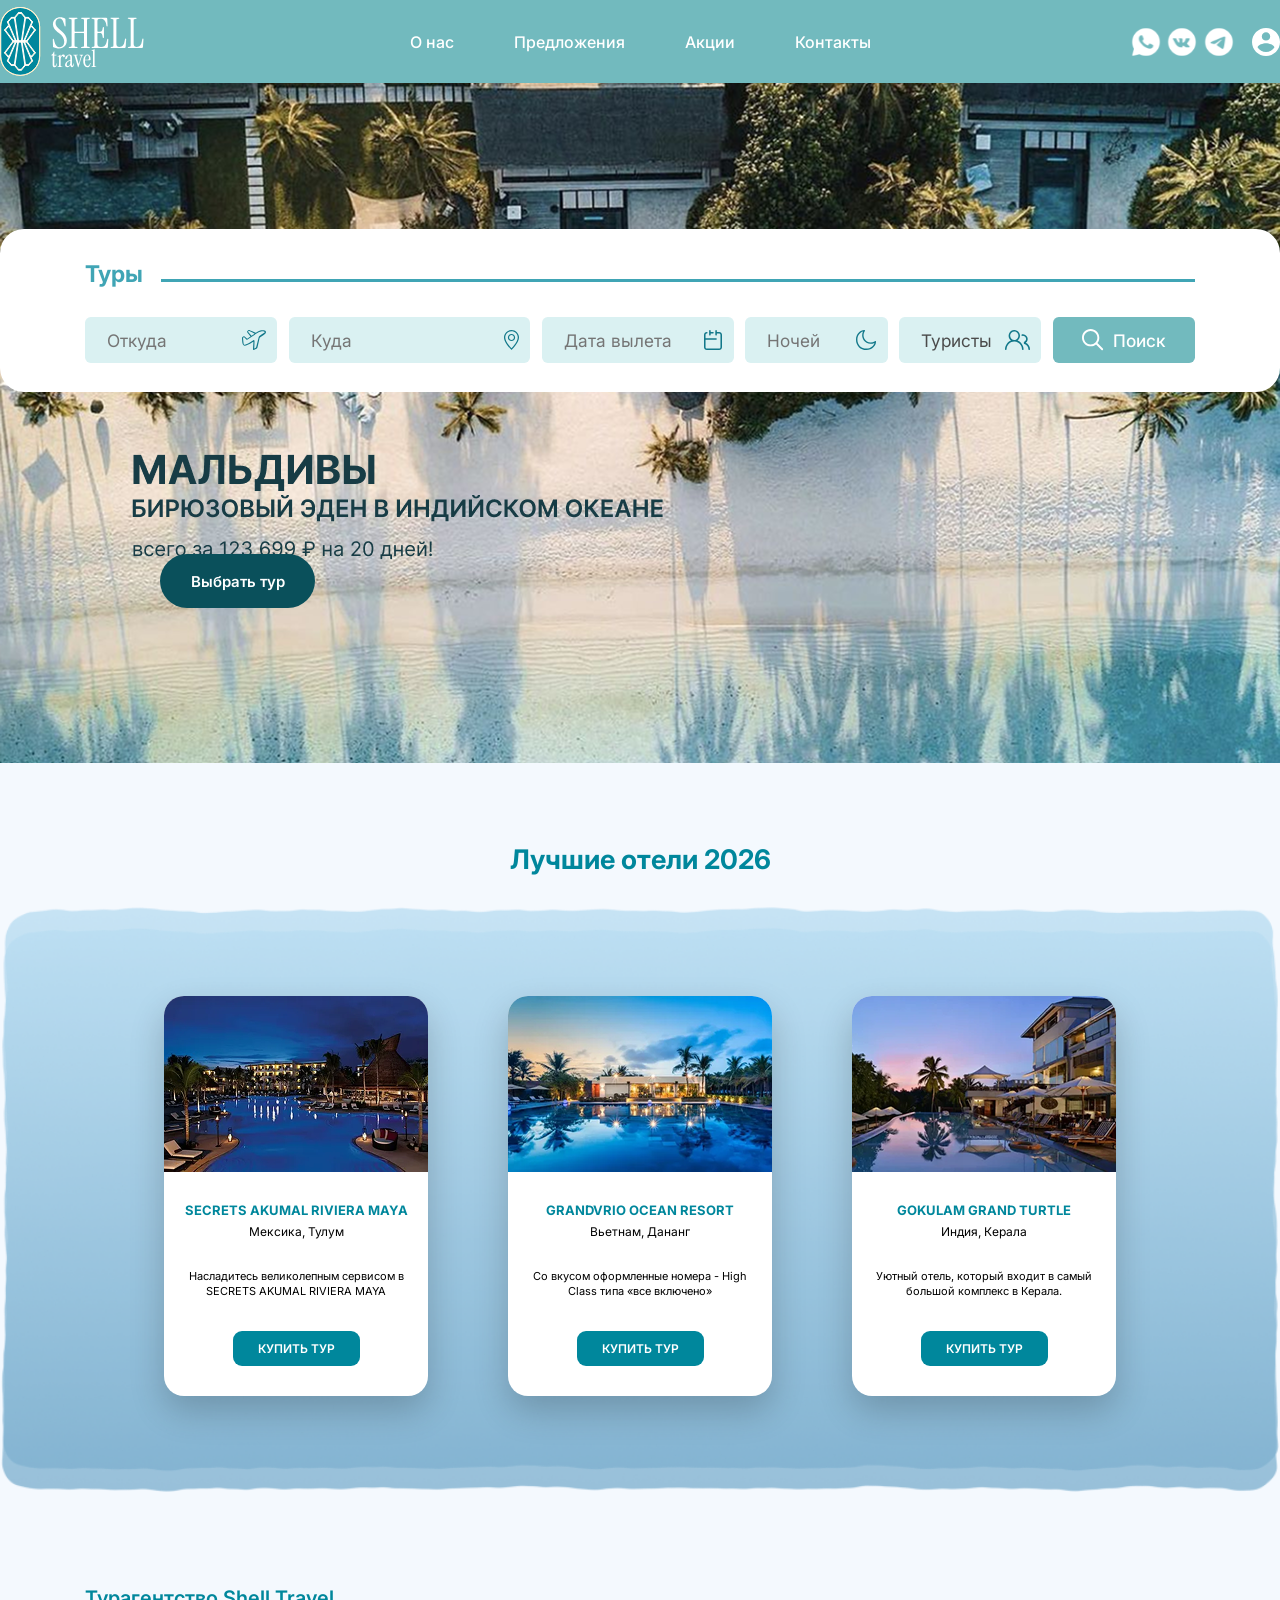
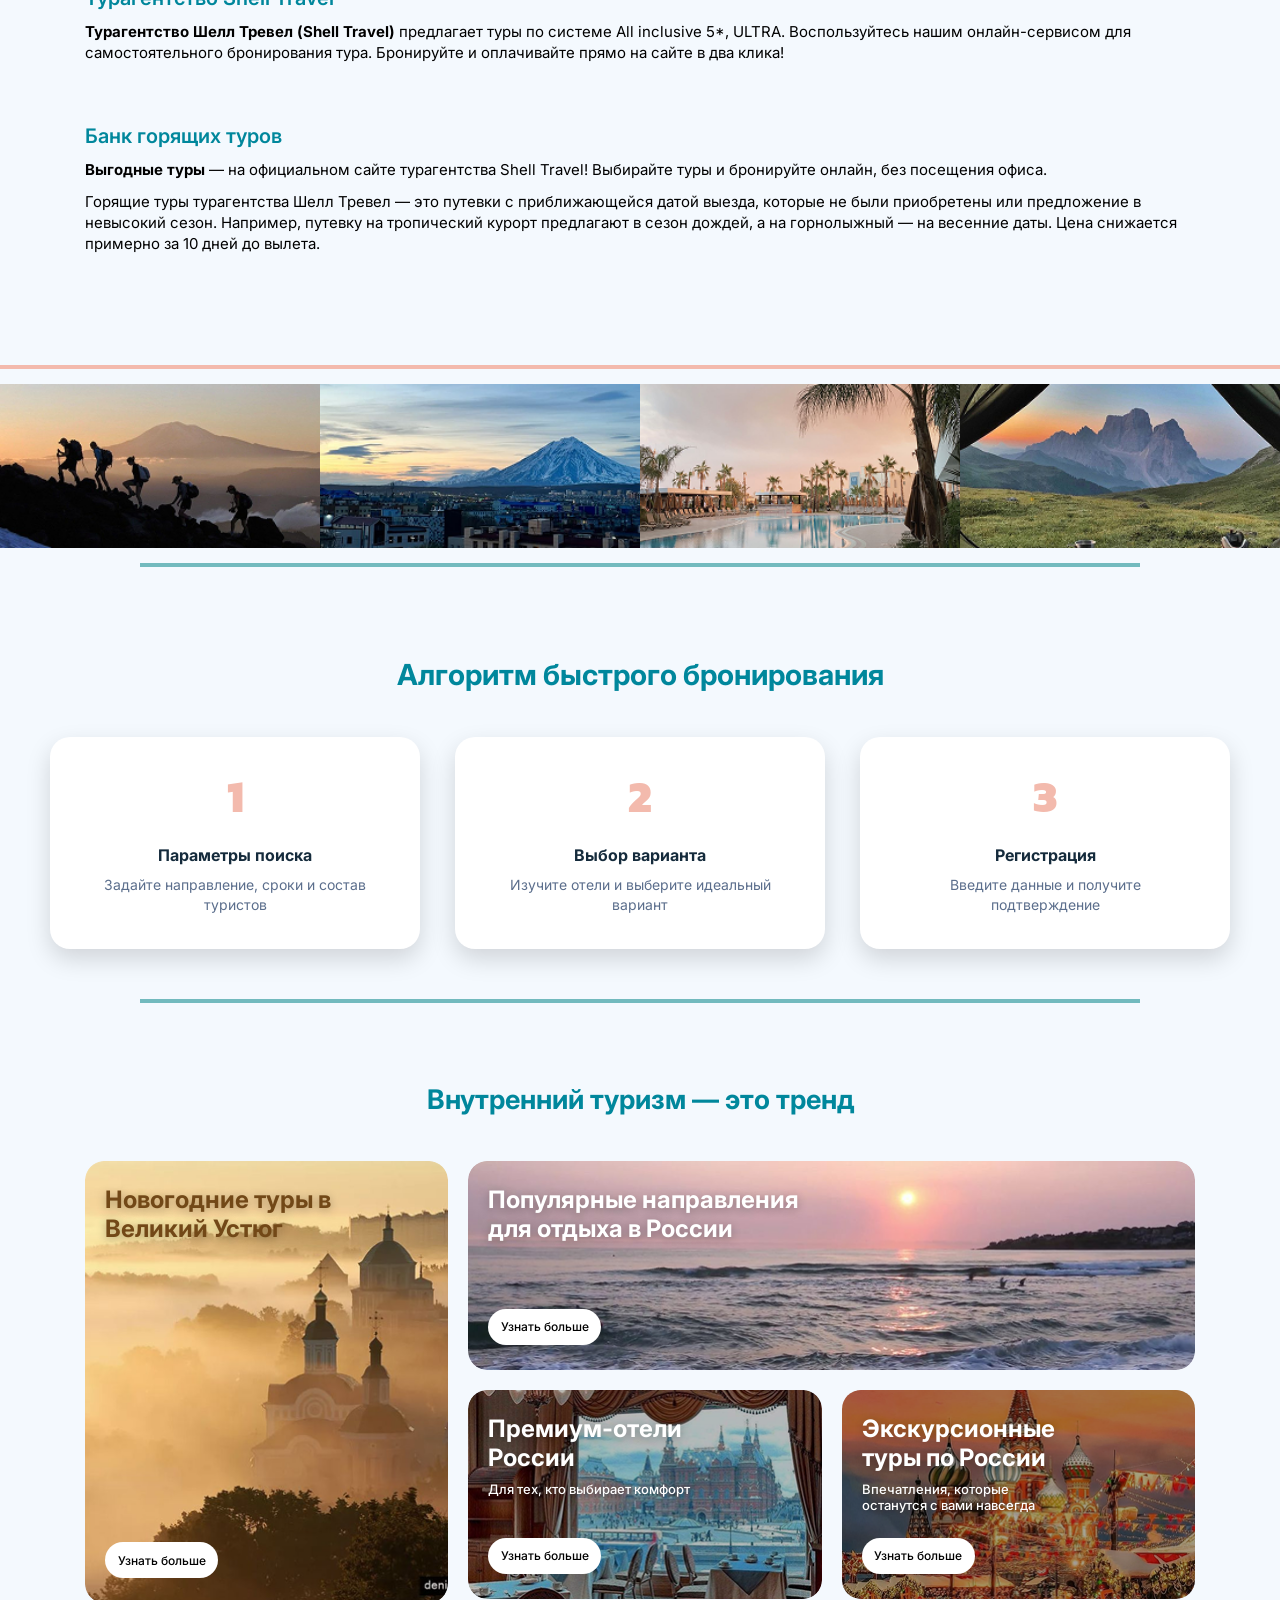
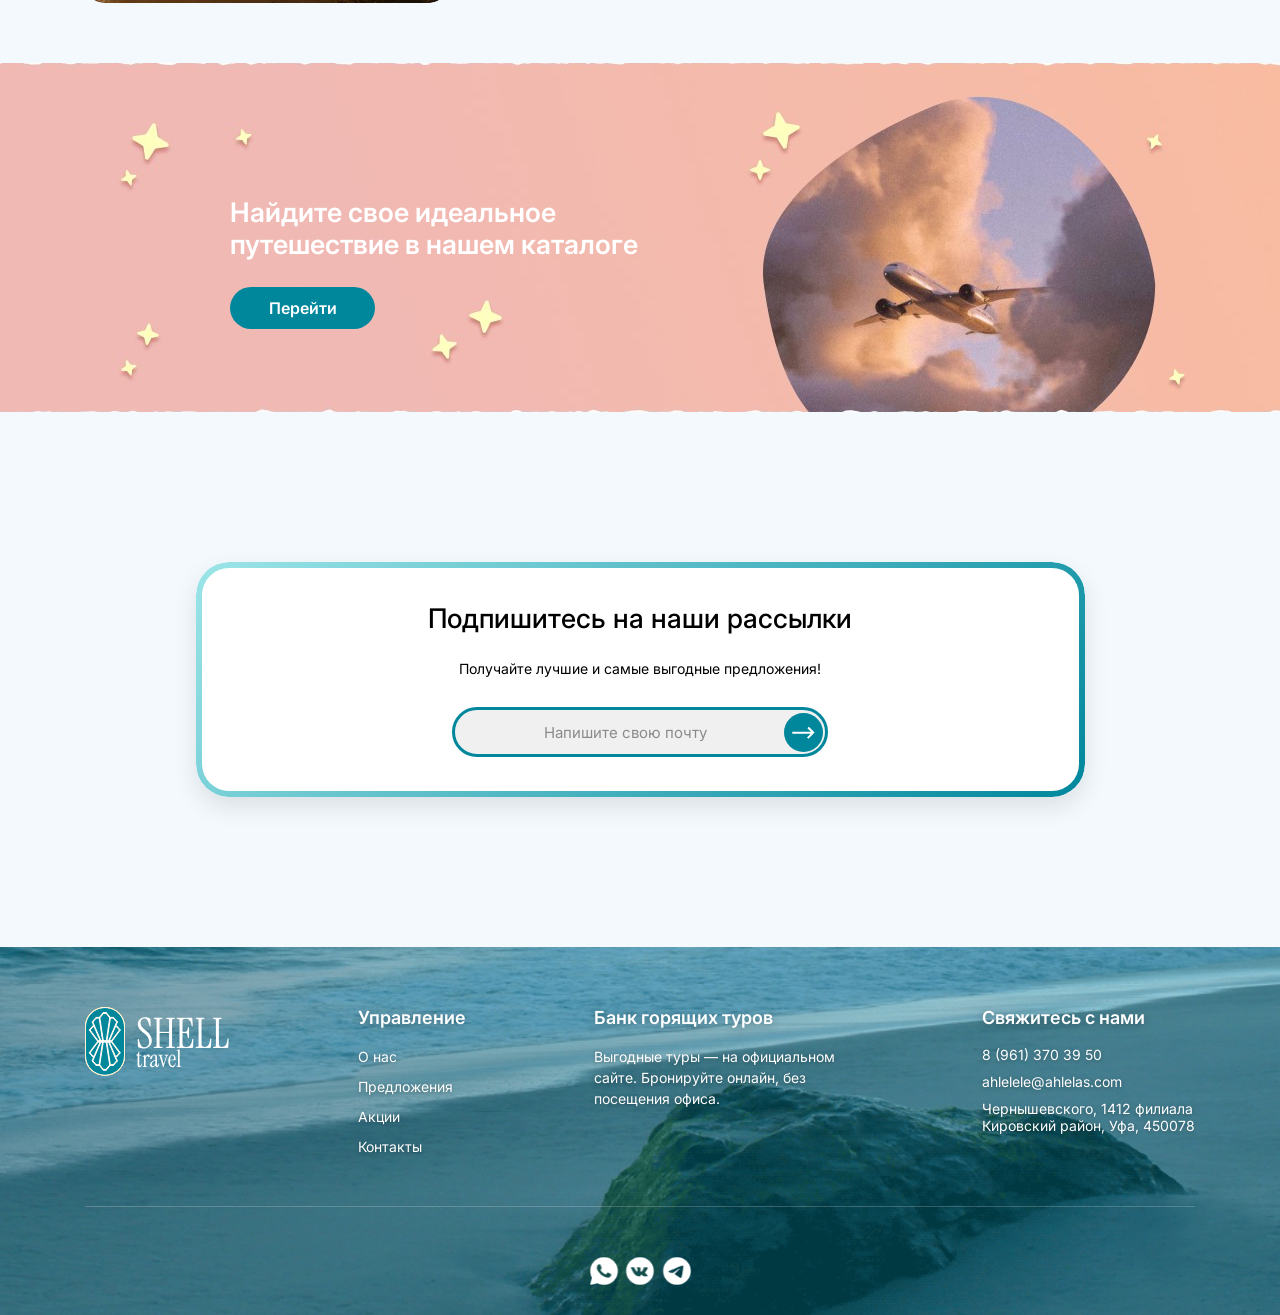
<file: HTML/index.html>
<!DOCTYPE html>
<html lang="ru">
<head>
    <meta charset="UTF-8">
    <meta name="viewport" content="width=device-width, initial-scale=1.0, user-scalable=yes">
    <title>Shell Travel | Туры онлайн</title>
    <link rel="stylesheet" href="../CSS/style.css">
</head>
<body>

<!-- ШАПКА -->
<header class="header">
    <div class="header-flex">
        <div class="logo">
            <img src="../images/logo.svg" alt="Shell Travel" class="logo-img">
        </div>
        <div class="nav">
    <a href="#">О нас</a>
    <a href="#">Предложения</a>
    <a href="#">Акции</a>
    <a href="#">Контакты</a>
</div>
        <div class="header-right">
            <img src="../images/social-icons.svg" alt="Соцсети" class="social-icons">
            <img src="../images/user-icon.svg" alt="Профиль" class="user-icon">
        </div>
    </div>
</header>

<main class="main-container">
<!-- БАННЕР НА ВСЮ ШИРИНУ -->
<div class="banner">
    <div class="search-window">
        <div class="search-header">
            <span class="search-title">Туры</span>
            <div class="search-underline"></div>
        </div>
        
        <div class="search-fields">
            <!-- Откуда -->
            <div class="input-wrapper input-from" id="from-wrapper">
                <input type="text" placeholder="Откуда" id="from-input" readonly>
                <img src="../images/icon-from.svg" alt="" class="input-icon">
                <div class="dropdown" id="from-dropdown">
                    <ul class="city-list">
                        <li data-city="Москва">Москва</li>
                        <li data-city="Санкт-Петербург">Санкт-Петербург</li>
                        <li data-city="Уфа">Уфа</li>
                        <li data-city="Казань">Казань</li>
                        <li data-city="Новосибирск">Новосибирск</li>
                    </ul>
                </div>
            </div>

            <!-- Куда -->
            <div class="input-wrapper input-to" id="to-wrapper">
                <input type="text" placeholder="Куда" id="to-input" readonly>
                <img src="../images/icon-to.svg" alt="" class="input-icon">
                <div class="dropdown" id="to-dropdown">
                    <ul class="country-list">
                        <li data-country="Турция, Стамбул">Турция, Стамбул</li>
                        <li data-country="Египет, Каир">Египет, Каир</li>
                        <li data-country="ОАЭ, Дубай">ОАЭ, Дубай</li>
                        <li data-country="Таиланд, Бангкок">Таиланд, Бангкок</li>
                        <li data-country="Мальдивы, Мале">Мальдивы, Мале</li>
                    </ul>
                </div>
            </div>

            <!-- Дата вылета -->
            <div class="input-wrapper input-date" id="date-wrapper">
                <input type="text" placeholder="Дата вылета" id="date-input" readonly>
                <img src="../images/icon-date.svg" alt="" class="input-icon">
                <div class="dropdown" id="date-dropdown">
                    <div class="calendar" id="calendar"></div>
                </div>
            </div>

            <!-- Ночей -->
            <div class="input-wrapper input-nights" id="nights-wrapper">
                <input type="text" placeholder="Ночей" id="nights-input" readonly>
                <img src="../images/icon-nights.svg" alt="" class="input-icon">
                <div class="dropdown" id="nights-dropdown">
                    <div class="nights-grid" id="nights-grid"></div>
                </div>
            </div>

            <!-- Туристы -->
            <div class="input-wrapper input-tourists" id="tourists-wrapper">
                <input type="text" placeholder="Туристы" id="tourists-input" readonly value="Туристы">
                <img src="../images/icon-tourists.svg" alt="" class="input-icon">
                <div class="dropdown" id="tourists-dropdown">
                    <div class="passenger-control">
                        <span class="passenger-type">Взрослые</span>
                        <div class="counter">
                            <button id="adults-minus">-</button>
                            <span id="adults-count">2</span>
                            <button id="adults-plus">+</button>
                        </div>
                    </div>
                    <div class="passenger-control">
                        <span class="passenger-type">Дети</span>
                        <div class="counter">
                            <button id="children-minus">-</button>
                            <span id="children-count">0</span>
                            <button id="children-plus">+</button>
                        </div>
                    </div>
                </div>
            </div>

            <button class="search-button-custom" id="search-btn">
                <img src="../images/icon-search.svg" alt="">
                <span>Поиск</span>
            </button>
        </div>
    </div>
    
    <button class="select-tour-btn">Выбрать тур</button>
</div>

    <!-- ЛУЧШИЕ ОТЕЛИ 2026 -->
    <div class="hotels-section">
        <div class="hotels-bg"></div>
        <div class="container">
            <h2 class="hotels-title">Лучшие отели 2026</h2>
            <div class="hotels-content">
                <div class="hotels-cards">
                    <div class="hotel-card">
                        <img src="../images/hotel1.jpg" alt="SECRETS AKUMAL" class="hotel-card-img">
                        <div class="hotel-card-header">
                            <h3>SECRETS AKUMAL RIVIERA MAYA</h3>
                            <p>Мексика, Тулум</p>
                        </div>
                        <div class="hotel-card-footer">
                            <span class="hotel-desc">Насладитесь великолепным сервисом в SECRETS AKUMAL RIVIERA MAYA</span>
                            <button class="hotel-btn">КУПИТЬ ТУР</button>
                        </div>
                    </div>
                    
                    <div class="hotel-card">
                        <img src="../images/hotel2.jpg" alt="GRANDVRIO OCEAN RESORT" class="hotel-card-img">
                        <div class="hotel-card-header">
                            <h3>GRANDVRIO OCEAN RESORT</h3>
                            <p>Вьетнам, Дананг</p>
                        </div>
                        <div class="hotel-card-footer">
                            <span class="hotel-desc">Со вкусом оформленные номера - High Class типа «все включено»</span>
                            <button class="hotel-btn">КУПИТЬ ТУР</button>
                        </div>
                    </div>
                    
                    <div class="hotel-card">
                        <img src="../images/hotel3.jpg" alt="GOKULAM GRAND TURTLE" class="hotel-card-img">
                        <div class="hotel-card-header">
                            <h3>GOKULAM GRAND TURTLE</h3>
                            <p>Индия, Керала</p>
                        </div>
                        <div class="hotel-card-footer">
                            <span class="hotel-desc">Уютный отель, который входит в самый большой комплекс в Керала.</span>
                            <button class="hotel-btn">КУПИТЬ ТУР</button>
                        </div>
                    </div>
                </div>
            </div>
        </div>
    </div>

    <!-- ИНФОРМАЦИЯ О КОМПАНИИ -->
    <div class="container" id="about">
        <div class="info-section">
            <div class="info-block">
                <h3 class="info-title">Турагентство Shell Travel</h3>
                <p class="info-text">
                    <span class="info-bold">Турагентство Шелл Тревел (Shell Travel)</span> предлагает туры по системе All inclusive 5*, ULTRA. Воспользуйтесь нашим онлайн-сервисом для самостоятельного бронирования тура. Бронируйте и оплачивайте прямо на сайте в два клика!
                </p>
            </div>

            <div class="info-block">
                <h3 class="info-title">Банк горящих туров</h3>
                <p class="info-text">
                    <span class="info-bold">Выгодные туры</span> — на официальном сайте турагентства Shell Travel! Выбирайте туры и бронируйте онлайн, без посещения офиса.
                </p>
                <p class="info-text">
                    Горящие туры турагентства Шелл Тревел — это путевки с приближающейся датой выезда, которые не были приобретены или предложение в невысокий сезон. Например, путевку на тропический курорт предлагают в сезон дождей, а на горнолыжный — на весенние даты. Цена снижается примерно за 10 дней до вылета.
                </p>
            </div>
        </div>
    </div>

    <!-- ВИЗУАЛЬНАЯ ИЗЮМИНКА -->
    <div class="decor-section">
        <div class="decor-line line-top"></div>
        <div class="decor-images">
            <img src="../images/decor1.jpg" alt="" class="decor-img">
            <img src="../images/decor2.jpg" alt="" class="decor-img">
            <img src="../images/decor3.jpg" alt="" class="decor-img">
            <img src="../images/decor4.jpg" alt="" class="decor-img">
        </div>
        <div class="decor-line line-bottom"></div>
    </div>

    <!-- АЛГОРИТМ БЫСТРОГО БРОНИРОВАНИЯ -->
    <div class="algorithm-section">
        <h2 class="algorithm-title">Алгоритм быстрого бронирования</h2>
        <div class="algorithm-steps">
            <div class="step-card">
                <div class="step-number">1</div>
                <h3 class="step-title">Параметры поиска</h3>
                <p class="step-desc">Задайте направление, сроки и состав <br> туристов</p>
            </div>
            <div class="step-card">
                <div class="step-number">2</div>
                <h3 class="step-title">Выбор варианта</h3>
                <p class="step-desc">Изучите отели и выберите идеальный <br> вариант</p>
            </div>
            <div class="step-card">
                <div class="step-number">3</div>
                <h3 class="step-title">Регистрация</h3>
                <p class="step-desc">Введите данные и получите <br> подтверждение</p>
            </div>
        </div>
        <div class="algorithm-line"></div>
    </div>

    <!-- ВНУТРЕННИЙ ТУРИЗМ -->
    <div class="container" id="offers">
        <div class="domestic-section">
            <h2 class="domestic-title">Внутренний туризм — это тренд</h2>
            <div class="domestic-grid">
                <div class="domestic-card card-large">
                    <img src="../images/domestic1.jpg" alt="Новогодние туры" class="domestic-img">
                    <div class="domestic-content">
                        <h3 class="domestic-heading dark">Новогодние туры в Великий Устюг</h3>
                        <button class="domestic-btn">Узнать больше</button>
                    </div>
                </div>
                
                <div class="domestic-right">
                    <div class="domestic-card card-wide">
                        <img src="../images/domestic2.jpg" alt="Популярные направления" class="domestic-img">
                        <div class="domestic-content">
                            <h3 class="domestic-heading white">Популярные направления<br>для отдыха в России</h3>
                            <button class="domestic-btn">Узнать больше</button>
                        </div>
                    </div>
                    
                    <div class="domestic-row">
                        <div class="domestic-card card-medium">
                            <img src="../images/domestic3.jpg" alt="Премиум-отели" class="domestic-img">
                            <div class="domestic-content">
                                <h3 class="domestic-heading white">Премиум-отели<br>России</h3>
                                <p class="domestic-subtext white">Для тех, кто выбирает комфорт</p>
                                <button class="domestic-btn">Узнать больше</button>
                            </div>
                        </div>
                        
                        <div class="domestic-card card-medium">
                            <img src="../images/domestic4.jpg" alt="Экскурсионные туры" class="domestic-img">
                            <div class="domestic-content">
                                <h3 class="domestic-heading white">Экскурсионные<br>туры по России</h3>
                                <p class="domestic-subtext white">Впечатления, которые<br>останутся с вами навсегда</p>
                                <button class="domestic-btn">Узнать больше</button>
                            </div>
                        </div>
                    </div>
                </div>
            </div>
        </div>
    </div>

    <!-- КАТАЛОГ БАННЕР -->
    <div class="catalog-banner">
        <div class="catalog-content">
            <h2 class="catalog-banner-title">Найдите свое идеальное<br>путешествие в нашем каталоге</h2>
            <button class="catalog-banner-btn">Перейти</button>
        </div>
    </div>

    <!-- ПОДПИСКА -->
    <div class="subscribe-banner" id="promotions">
        <div class="subscribe-content">
            <h3 class="subscribe-title">Подпишитесь на наши рассылки</h3>
            <p class="subscribe-subtitle">Получайте лучшие и самые выгодные предложения!</p>
            <div class="subscribe-form">
                <input type="email" placeholder="Напишите свою почту" class="subscribe-input">
                <button class="subscribe-btn">
                    <img src="../images/arrow-icon.svg" alt="→">
                </button>
            </div>
        </div>
    </div>
</main>

<!-- ПОДВАЛ -->
<footer class="footer" id="contacts">
    <img src="../images/footer-bg.gif" alt="Фон" class="footer-bg">
    <div class="footer-overlay"></div>
    <div class="footer-content">
        <div class="container">
            <div class="footer-top">
                <div class="footer-brand">
                    <img src="../images/logo.svg" alt="Shell Travel" class="footer-logo">
                </div>
                <div class="footer-nav">
                    <h4>Управление</h4>
                    <ul>
                        <li><a href="#" data-link="about">О нас</a></li>
                        <li><a href="#" data-link="offers">Предложения</a></li>
                        <li><a href="#" data-link="promotions">Акции</a></li>
                        <li><a href="#" data-link="contacts">Контакты</a></li>
                    </ul>
                </div>
                <div class="footer-hot">
                    <h4>Банк горящих туров</h4>
                    <p>Выгодные туры — на официальном сайте. Бронируйте онлайн, без посещения офиса.</p>
                </div>
                <div class="footer-contacts">
                    <h4>Свяжитесь с нами</h4>
                    <p>8 (961) 370 39 50</p>
                    <p>ahlelele@ahlelas.com</p>
                    <p>Чернышевского, 1412 филиала <br> Кировский район, Уфа, 450078</p>
                </div>
            </div>
            <div class="footer-bottom">
                <div class="footer-social">
                    <a href="#"><img src="../images/social-icons.svg" alt="Соцсети"></a>
                </div>
            </div>
        </div>
    </div>
</footer>
<script src="../JS/slider.js"></script>
<script src="../JS/script.js"></script>
<script src="../JS/auth.js"></script>
</body>
</html>
</file>
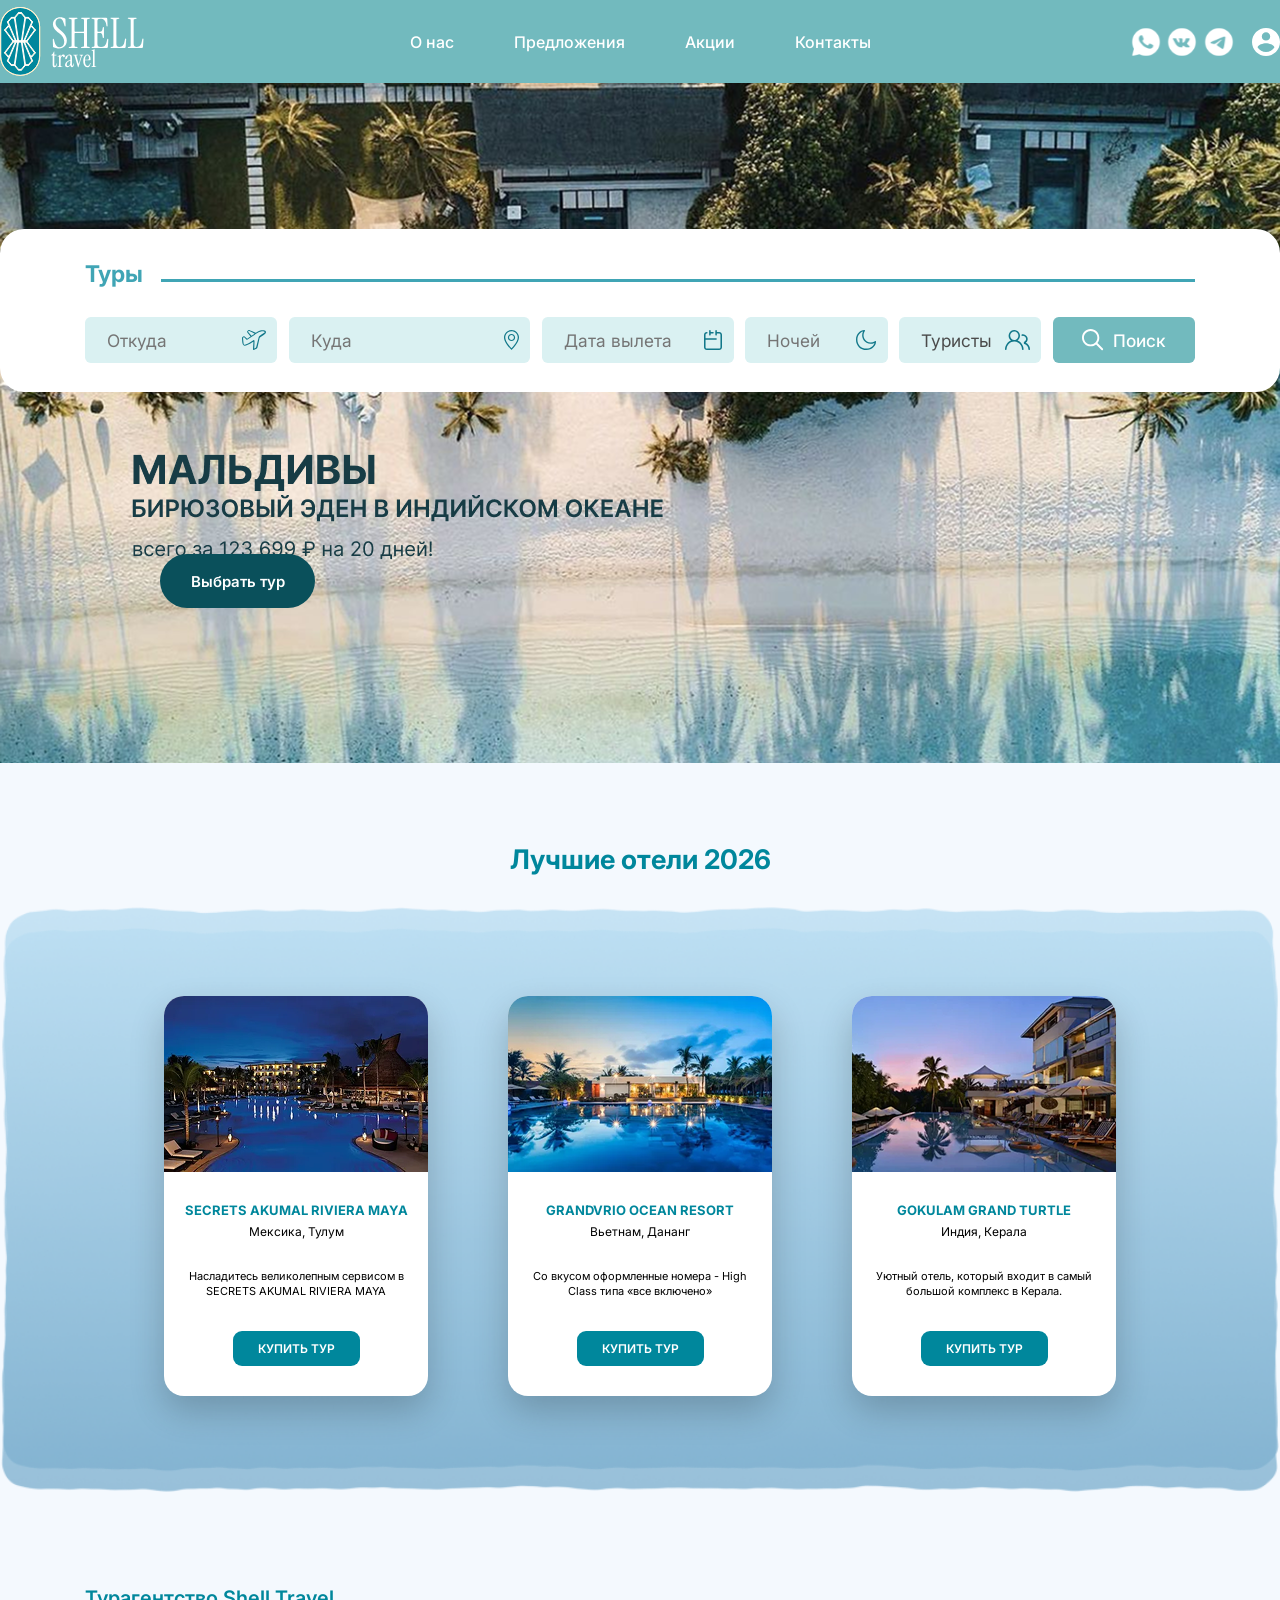
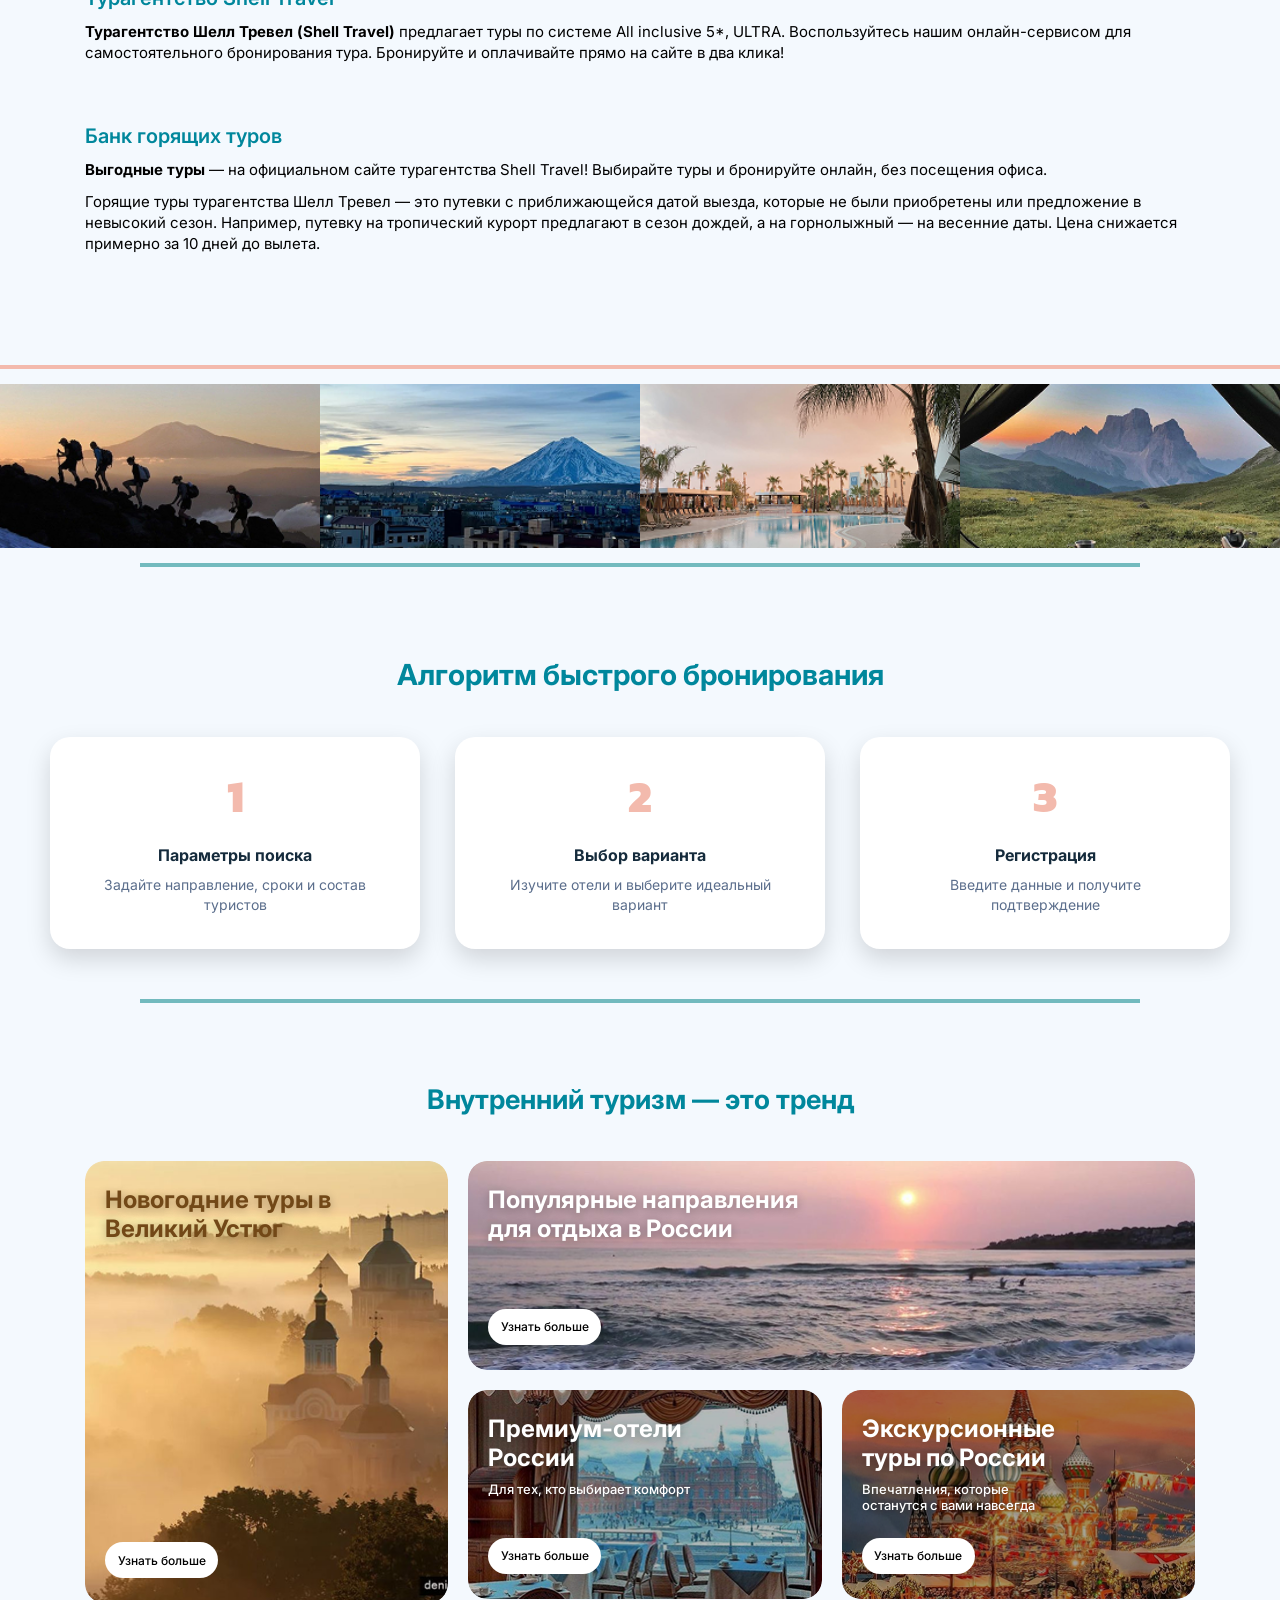
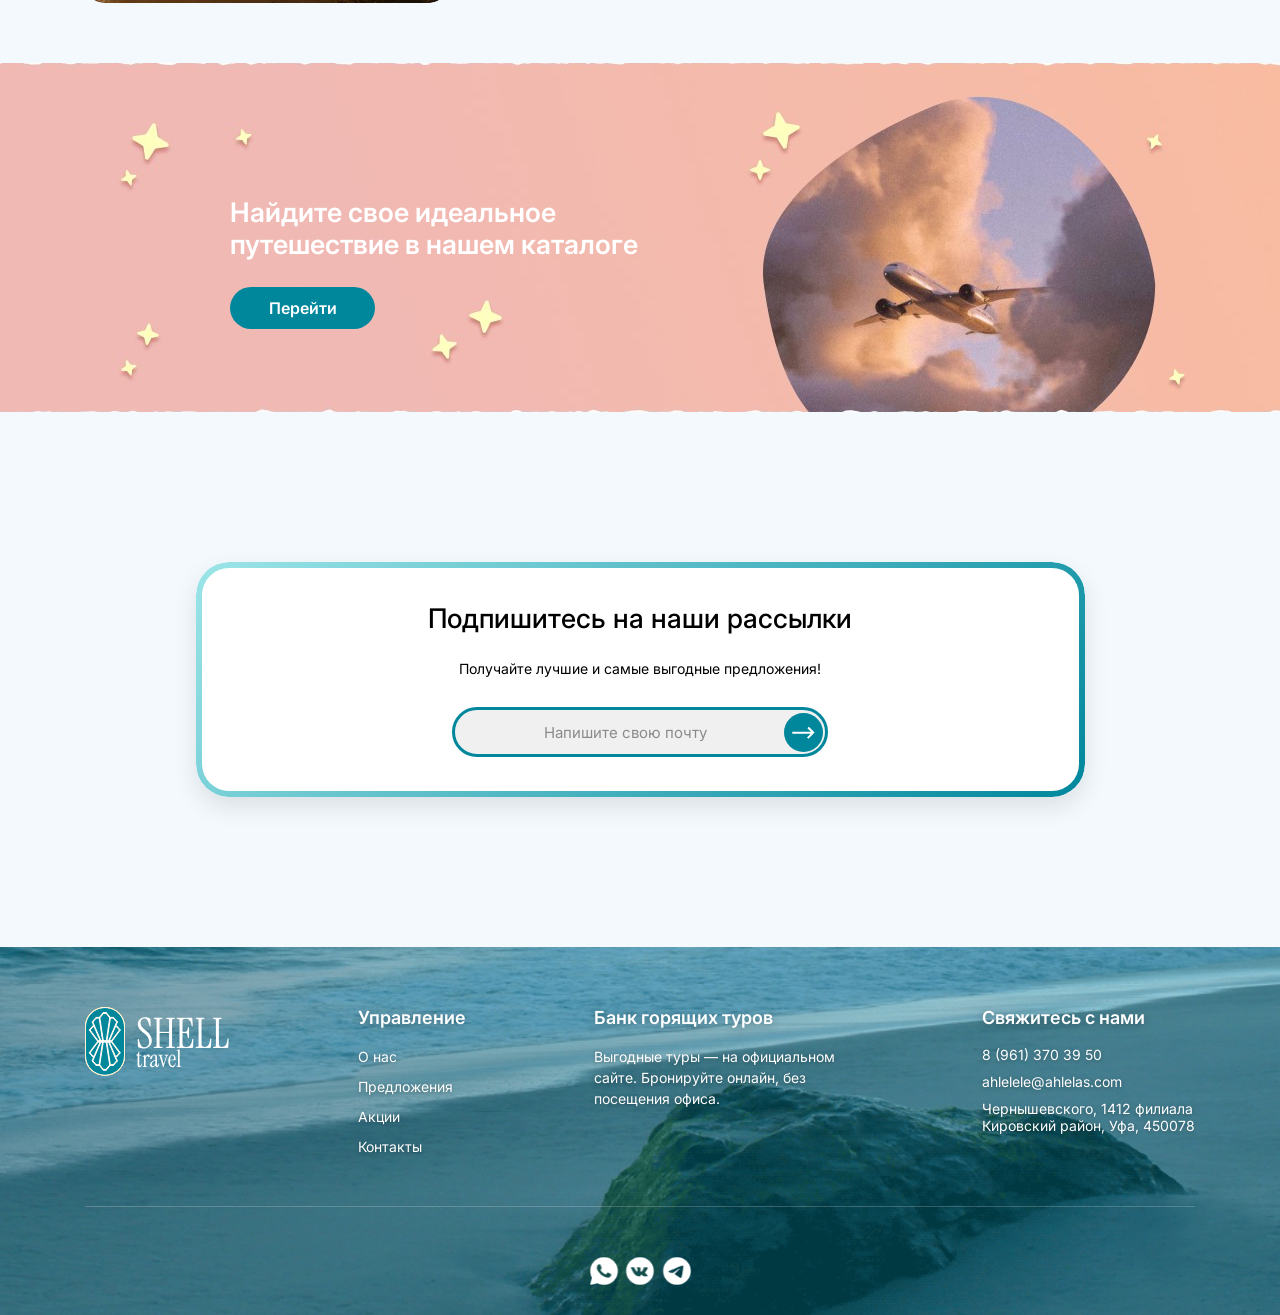
<file: HTML/index1.html>
<!DOCTYPE html>
<html lang="ru">
<head>
    <meta charset="UTF-8">
    <meta name="viewport" content="width=device-width, initial-scale=1.0, user-scalable=yes">
    <title>Shell Travel | Туры онлайн</title>
    <link rel="stylesheet" href="../CSS/style1.css">
</head>
<body>

<!-- ШАПКА -->
<header class="header">
    <div class="header-flex">
        <div class="logo">
            <img src="../images/logo.svg" alt="Shell Travel" class="logo-img">
        </div>
        <div class="nav">
    <a href="#">О нас</a>
    <a href="#">Предложения</a>
    <a href="#">Акции</a>
    <a href="#">Контакты</a>
</div>
        <div class="header-right">
            <img src="../images/social-icons.svg" alt="Соцсети" class="social-icons">
            <img src="../images/user-icon.svg" alt="Профиль" class="user-icon">
        </div>
    </div>
</header>

<main class="main-container">
<!-- БАННЕР НА ВСЮ ШИРИНУ -->
<div class="banner">
    <div class="search-window">
        <div class="search-header">
            <span class="search-title">Туры</span>
            <div class="search-underline"></div>
        </div>
        
        <div class="search-fields">
            <!-- Откуда -->
            <div class="input-wrapper input-from" id="from-wrapper">
                <input type="text" placeholder="Откуда" id="from-input" readonly>
                <img src="../images/icon-from.svg" alt="" class="input-icon">
                <div class="dropdown" id="from-dropdown">
                    <ul class="city-list">
                        <li data-city="Москва">Москва</li>
                        <li data-city="Санкт-Петербург">Санкт-Петербург</li>
                        <li data-city="Уфа">Уфа</li>
                        <li data-city="Казань">Казань</li>
                        <li data-city="Новосибирск">Новосибирск</li>
                    </ul>
                </div>
            </div>

            <!-- Куда -->
            <div class="input-wrapper input-to" id="to-wrapper">
                <input type="text" placeholder="Куда" id="to-input" readonly>
                <img src="../images/icon-to.svg" alt="" class="input-icon">
                <div class="dropdown" id="to-dropdown">
                    <ul class="country-list">
                        <li data-country="Турция, Стамбул">Турция, Стамбул</li>
                        <li data-country="Египет, Каир">Египет, Каир</li>
                        <li data-country="ОАЭ, Дубай">ОАЭ, Дубай</li>
                        <li data-country="Таиланд, Бангкок">Таиланд, Бангкок</li>
                        <li data-country="Мальдивы, Мале">Мальдивы, Мале</li>
                    </ul>
                </div>
            </div>

            <!-- Дата вылета -->
            <div class="input-wrapper input-date" id="date-wrapper">
                <input type="text" placeholder="Дата вылета" id="date-input" readonly>
                <img src="../images/icon-date.svg" alt="" class="input-icon">
                <div class="dropdown" id="date-dropdown">
                    <div class="calendar" id="calendar"></div>
                </div>
            </div>

            <!-- Ночей -->
            <div class="input-wrapper input-nights" id="nights-wrapper">
                <input type="text" placeholder="Ночей" id="nights-input" readonly>
                <img src="../images/icon-nights.svg" alt="" class="input-icon">
                <div class="dropdown" id="nights-dropdown">
                    <div class="nights-grid" id="nights-grid"></div>
                </div>
            </div>

            <!-- Туристы -->
            <div class="input-wrapper input-tourists" id="tourists-wrapper">
                <input type="text" placeholder="Туристы" id="tourists-input" readonly value="Туристы">
                <img src="../images/icon-tourists.svg" alt="" class="input-icon">
                <div class="dropdown" id="tourists-dropdown">
                    <div class="passenger-control">
                        <span class="passenger-type">Взрослые</span>
                        <div class="counter">
                            <button id="adults-minus">-</button>
                            <span id="adults-count">2</span>
                            <button id="adults-plus">+</button>
                        </div>
                    </div>
                    <div class="passenger-control">
                        <span class="passenger-type">Дети</span>
                        <div class="counter">
                            <button id="children-minus">-</button>
                            <span id="children-count">0</span>
                            <button id="children-plus">+</button>
                        </div>
                    </div>
                </div>
            </div>

            <button class="search-button-custom" id="search-btn">
                <img src="../images/icon-search.svg" alt="">
                <span>Поиск</span>
            </button>
        </div>
    </div>
    
    <button class="select-tour-btn">Выбрать тур</button>
</div>

    <!-- ЛУЧШИЕ ОТЕЛИ 2026 -->
    <div class="hotels-section">
        <div class="hotels-bg"></div>
        <div class="container">
            <h2 class="hotels-title">Лучшие отели 2026</h2>
            <div class="hotels-content">
                <div class="hotels-cards">
                    <div class="hotel-card">
                        <img src="../images/hotel1.jpg" alt="SECRETS AKUMAL" class="hotel-card-img">
                        <div class="hotel-card-header">
                            <h3>SECRETS AKUMAL RIVIERA MAYA</h3>
                            <p>Мексика, Тулум</p>
                        </div>
                        <div class="hotel-card-footer">
                            <span class="hotel-desc">Насладитесь великолепным сервисом в SECRETS AKUMAL RIVIERA MAYA</span>
                            <button class="hotel-btn">КУПИТЬ ТУР</button>
                        </div>
                    </div>
                    
                    <div class="hotel-card">
                        <img src="../images/hotel2.jpg" alt="GRANDVRIO OCEAN RESORT" class="hotel-card-img">
                        <div class="hotel-card-header">
                            <h3>GRANDVRIO OCEAN RESORT</h3>
                            <p>Вьетнам, Дананг</p>
                        </div>
                        <div class="hotel-card-footer">
                            <span class="hotel-desc">Со вкусом оформленные номера - High Class типа «все включено»</span>
                            <button class="hotel-btn">КУПИТЬ ТУР</button>
                        </div>
                    </div>
                    
                    <div class="hotel-card">
                        <img src="../images/hotel3.jpg" alt="GOKULAM GRAND TURTLE" class="hotel-card-img">
                        <div class="hotel-card-header">
                            <h3>GOKULAM GRAND TURTLE</h3>
                            <p>Индия, Керала</p>
                        </div>
                        <div class="hotel-card-footer">
                            <span class="hotel-desc">Уютный отель, который входит в самый большой комплекс в Керала.</span>
                            <button class="hotel-btn">КУПИТЬ ТУР</button>
                        </div>
                    </div>
                </div>
            </div>
        </div>
    </div>

    <!-- ИНФОРМАЦИЯ О КОМПАНИИ -->
    <div class="container" id="about">
        <div class="info-section">
            <div class="info-block">
                <h3 class="info-title">Турагентство Shell Travel</h3>
                <p class="info-text">
                    <span class="info-bold">Турагентство Шелл Тревел (Shell Travel)</span> предлагает туры по системе All inclusive 5*, ULTRA. Воспользуйтесь нашим онлайн-сервисом для самостоятельного бронирования тура. Бронируйте и оплачивайте прямо на сайте в два клика!
                </p>
            </div>

            <div class="info-block">
                <h3 class="info-title">Банк горящих туров</h3>
                <p class="info-text">
                    <span class="info-bold">Выгодные туры</span> — на официальном сайте турагентства Shell Travel! Выбирайте туры и бронируйте онлайн, без посещения офиса.
                </p>
                <p class="info-text">
                    Горящие туры турагентства Шелл Тревел — это путевки с приближающейся датой выезда, которые не были приобретены или предложение в невысокий сезон. Например, путевку на тропический курорт предлагают в сезон дождей, а на горнолыжный — на весенние даты. Цена снижается примерно за 10 дней до вылета.
                </p>
            </div>
        </div>
    </div>

    <!-- ВИЗУАЛЬНАЯ ИЗЮМИНКА -->
    <div class="decor-section">
        <div class="decor-line line-top"></div>
        <div class="decor-images">
            <img src="../images/decor1.jpg" alt="" class="decor-img">
            <img src="../images/decor2.jpg" alt="" class="decor-img">
            <img src="../images/decor3.jpg" alt="" class="decor-img">
            <img src="../images/decor4.jpg" alt="" class="decor-img">
        </div>
        <div class="decor-line line-bottom"></div>
    </div>

    <!-- АЛГОРИТМ БЫСТРОГО БРОНИРОВАНИЯ -->
    <div class="algorithm-section">
        <h2 class="algorithm-title">Алгоритм быстрого бронирования</h2>
        <div class="algorithm-steps">
            <div class="step-card">
                <div class="step-number">1</div>
                <h3 class="step-title">Параметры поиска</h3>
                <p class="step-desc">Задайте направление, сроки и состав <br> туристов</p>
            </div>
            <div class="step-card">
                <div class="step-number">2</div>
                <h3 class="step-title">Выбор варианта</h3>
                <p class="step-desc">Изучите отели и выберите идеальный <br> вариант</p>
            </div>
            <div class="step-card">
                <div class="step-number">3</div>
                <h3 class="step-title">Регистрация</h3>
                <p class="step-desc">Введите данные и получите <br> подтверждение</p>
            </div>
        </div>
        <div class="algorithm-line"></div>
    </div>

    <!-- ВНУТРЕННИЙ ТУРИЗМ -->
    <div class="container" id="offers">
        <div class="domestic-section">
            <h2 class="domestic-title">Внутренний туризм — это тренд</h2>
            <div class="domestic-grid">
                <div class="domestic-card card-large">
                    <img src="../images/domestic1.jpg" alt="Новогодние туры" class="domestic-img">
                    <div class="domestic-content">
                        <h3 class="domestic-heading dark">Новогодние туры в Великий Устюг</h3>
                        <button class="domestic-btn">Узнать больше</button>
                    </div>
                </div>
                
                <div class="domestic-right">
                    <div class="domestic-card card-wide">
                        <img src="../images/domestic2.jpg" alt="Популярные направления" class="domestic-img">
                        <div class="domestic-content">
                            <h3 class="domestic-heading white">Популярные направления<br>для отдыха в России</h3>
                            <button class="domestic-btn">Узнать больше</button>
                        </div>
                    </div>
                    
                    <div class="domestic-row">
                        <div class="domestic-card card-medium">
                            <img src="../images/domestic3.jpg" alt="Премиум-отели" class="domestic-img">
                            <div class="domestic-content">
                                <h3 class="domestic-heading white">Премиум-отели<br>России</h3>
                                <p class="domestic-subtext white">Для тех, кто выбирает комфорт</p>
                                <button class="domestic-btn">Узнать больше</button>
                            </div>
                        </div>
                        
                        <div class="domestic-card card-medium">
                            <img src="../images/domestic4.jpg" alt="Экскурсионные туры" class="domestic-img">
                            <div class="domestic-content">
                                <h3 class="domestic-heading white">Экскурсионные<br>туры по России</h3>
                                <p class="domestic-subtext white">Впечатления, которые<br>останутся с вами навсегда</p>
                                <button class="domestic-btn">Узнать больше</button>
                            </div>
                        </div>
                    </div>
                </div>
            </div>
        </div>
    </div>

    <!-- КАТАЛОГ БАННЕР -->
    <div class="catalog-banner">
        <div class="catalog-content">
            <h2 class="catalog-banner-title">Найдите свое идеальное<br>путешествие в нашем каталоге</h2>
            <button class="catalog-banner-btn">Перейти</button>
        </div>
    </div>

    <!-- ПОДПИСКА -->
    <div class="subscribe-banner" id="promotions">
        <div class="subscribe-content">
            <h3 class="subscribe-title">Подпишитесь на наши рассылки</h3>
            <p class="subscribe-subtitle">Получайте лучшие и самые выгодные предложения!</p>
            <div class="subscribe-form">
                <input type="email" placeholder="Напишите свою почту" class="subscribe-input">
                <button class="subscribe-btn">
                    <img src="../images/arrow-icon.svg" alt="→">
                </button>
            </div>
        </div>
    </div>
</main>

<!-- ПОДВАЛ -->
<footer class="footer" id="contacts">
    <img src="../images/footer-bg.gif" alt="Фон" class="footer-bg">
    <div class="footer-overlay"></div>
    <div class="footer-content">
        <div class="container">
            <div class="footer-top">
                <div class="footer-brand">
                    <img src="../images/logo.svg" alt="Shell Travel" class="footer-logo">
                </div>
                <div class="footer-nav">
                    <h4>Управление</h4>
                    <ul>
                        <li><a href="#" data-link="about">О нас</a></li>
                        <li><a href="#" data-link="offers">Предложения</a></li>
                        <li><a href="#" data-link="promotions">Акции</a></li>
                        <li><a href="#" data-link="contacts">Контакты</a></li>
                    </ul>
                </div>
                <div class="footer-hot">
                    <h4>Банк горящих туров</h4>
                    <p>Выгодные туры — на официальном сайте. Бронируйте онлайн, без посещения офиса.</p>
                </div>
                <div class="footer-contacts">
                    <h4>Свяжитесь с нами</h4>
                    <p>8 (961) 370 39 50</p>
                    <p>ahlelele@ahlelas.com</p>
                    <p>Чернышевского, 1412 филиала <br> Кировский район, Уфа, 450078</p>
                </div>
            </div>
            <div class="footer-bottom">
                <div class="footer-social">
                    <a href="#"><img src="../images/social-icons.svg" alt="Соцсети"></a>
                </div>
            </div>
        </div>
    </div>
</footer>
<script src="../JS/slider.js"></script>
<script src="../JS/script.js"></script>
<script src="../JS/auth.js"></script>
</body>
</html>
</file>
<file: CSS/style.css>
@import url('https://fonts.googleapis.com/css2?family=Inter:opsz,wght@14..32,300;14..32,400;14..32,500;14..32,600;14..32,700;14..32,800&display=swap');
@import url('https://fonts.googleapis.com/css2?family=Kanit:wght@800&display=swap');

* {
    margin: 0;
    padding: 0;
    box-sizing: border-box;
    font-family: 'Inter', system-ui, -apple-system, sans-serif;
}

html, body {
    margin: 0;
    padding: 0;
    overflow-x: hidden;
}

body {
    background: #f4f9fe;
    color: #152b3c;
}

main {
    padding-top: 83px;
}

/* КОНТЕЙНЕР */
.container {
    max-width: 1280px;
    margin: 0 auto;
    padding: 0 85px;
}

/* ШАПКА */
.header {
    background: #72BABE;
    position: fixed;
    top: 0;
    left: 0;
    width: 100%;
    z-index: 100;
    height: 83px;
    display: flex;
    align-items: center;
}

.header-flex {
    display: flex;
    justify-content: space-between;
    align-items: center;
    position: relative;
    width: 100%;
    max-width: 1280px;
    margin: 0 auto;
}

.logo-img {
    width: 145px;
    height: 68.75px;
    display: block;
}

.nav {
    display: flex;
    gap: 60px;
    align-items: center;
    position: absolute;
    left: 50%;
    transform: translateX(-50%);
}

.nav a {
    text-decoration: none;
    font-size: 16px;
    font-weight: 500;
    color: white;
    white-space: nowrap;
}

.header-right {
    display: flex;
    align-items: center;
    gap: 18px;
}

.social-icons {
    width: 103px;
    height: 28px;
    display: block;
}

.user-icon {
    width: 28px;
    height: 28px;
    display: block;
}

/* БАННЕР */
.banner {
    position: relative;
    width: 100vw;
    margin-left: calc(-50vw + 50%);
}

.banner-image {
    width: 100%;
    display: block;
}

.search-window {
    position: absolute;
    top: 146px;
    left: 50%;
    transform: translateX(-50%);
    width: 1280px;
    background: white;
    border-radius: 24px;
    padding: 31px 85px 29px 85px;
    box-sizing: border-box;
}

.search-header {
    display: flex;
    align-items: baseline;
    margin-bottom: 29px;
}

.search-title {
    font-size: 23px;
    font-weight: bold;
    color: #40A5B5;
}

.search-underline {
    width: 100%;
    height: 3.5px;
    background: #40A5B5;
    margin-left: 18px;
}

.search-fields {
    display: flex;
    gap: 11.5px;
    justify-content: space-between;
}

.input-wrapper {
    position: relative;
    background: #DAF1F2;
    border-radius: 5.8px;
    height: 46px;
}

.input-wrapper input {
    width: 100%;
    height: 100%;
    border: none;
    background: transparent;
    padding-left: 22px;
    padding-right: 40px;
    font-size: 17.3px;
    color: #4B4B4B;
    outline: none;
}

.input-icon {
    position: absolute;
    right: 11.5px;
    top: 50%;
    transform: translateY(-50%);
}

.input-from { width: calc(20% - 8px); min-width: 162px; }
.input-to { width: calc(25% - 8px); min-width: 208px; }
.input-date { width: calc(20% - 8px); min-width: 173px; }
.input-nights { width: calc(15% - 8px); min-width: 138px; }
.input-tourists { width: calc(15% - 8px); min-width: 138px; }

.search-button-custom {
    width: calc(15% - 8px);
    min-width: 127px;
    height: 46px;
    background: #72BABE;
    border: none;
    border-radius: 5.8px;
    display: flex;
    align-items: center;
    justify-content: center;
    gap: 9px;
    cursor: pointer;
}

.search-button-custom span {
    font-size: 17.3px;
    font-weight: 500;
    color: white;
}

.search-button-custom img {
    width: 22.2px;
    height: 22.3px;
}

.select-tour-btn {
    position: absolute;
    bottom: 200px;
    left: 160px;
    width: 155px;
    height: 54px;
    background: #173C45;
    border: none;
    border-radius: 60px;
    color: white;
    font-size: 15px;
    font-weight: 600;
    cursor: pointer;
}

/* ЛУЧШИЕ ОТЕЛИ 2025 */
.hotels-section {
    position: relative;
    margin-top: 130px;
}

.hotels-bg {
    position: absolute;
    top: 0;
    left: 0;
    width: 100%;
    height: 100%;
    background-image: url('../images/hotels-bg.jpg');
    background-size: contain;
    background-repeat: no-repeat;
    background-position: center;
    z-index: 0;
    margin-top: 50px;
}

.hotels-title {
    position: relative;
    z-index: 2;
    font-size: 27px;
    font-weight: bold;
    color: #00879C;
    text-align: center;
    margin-bottom: 35px;
    margin-top: -50px;
}

.hotels-content {
    position: relative;
    z-index: 1;
    padding: 35px 0 60px;
}

.hotels-cards {
    display: flex;
    flex-wrap: wrap;
    justify-content: center;
    gap: 80px;
    margin-top: 50px;  /* ← ДОБАВЬТЕ ЭТО И МЕНЯЙТЕ ЦИФРУ */
}

.hotel-card {
    width: 264px;
    min-height: 400px;
    background: white;
    border-radius: 20px;
    overflow: hidden;
    text-align: center;
    display: flex;
    flex-direction: column;
    box-shadow: 0 15px 35px rgba(0, 0, 0, 0.2);  /* ← ДОБАВЬТЕ ЭТУ СТРОКУ */
    transition: transform 0.3s ease, box-shadow 0.3s ease;
}

.hotel-card-img {
    width: 100%;
    height: auto;
    display: block;
}

.hotel-card-header {
    padding: 30px 12px 0 12px;
}

.hotel-card h3 {
    font-size: 13px;
    font-weight: bold;
    color: #00879C;
    margin: 0 0 5px 0;
}

.hotel-card p {
    font-size: 12px;
    color: #000000;
    margin: 0;
    margin-top: 6px;
}

.hotel-card-footer {
    padding: 0 12px 20px 12px;
    margin-top: 0;
    display: flex;
    flex-direction: column;
    flex: 1;
}

.hotel-desc {
    font-size: 11px;
    color: #000000;
    display: block;
    margin: 30px 0 15px 0;
    line-height: 1.4;
}

.hotel-btn {
    background: #00879C;
    border: none;
    border-radius: 9px;
    padding: 10px 0;
    color: white;
    font-size: 12px;
    font-weight: 600;
    cursor: pointer;
    width: 127px;
    height: 35px;
    margin: auto auto 10px auto;
    display: flex;
    align-items: center;
    justify-content: center;
}

/* ИНФОРМАЦИЯ О КОМПАНИИ */
.info-section {
    display: flex;
    flex-direction: column;
    gap: 30px;
    margin: 130px 0 50px 0;
}

.info-block {
    width: 100%;
}

.info-block:last-child {
    margin-top: 20px;
}

.info-title {
    font-size: 20px;
    font-weight: 600;
    color: #00879C;
    margin-bottom: 11px;
}

.info-text {
    font-size: 15px;
    color: #000000;
    line-height: 1.4;
    margin-bottom: 11px;
    max-width: 100%;
}

.info-bold {
    font-weight: bold;
}

/* ВИЗУАЛЬНАЯ ИЗЮМИНКА */
.decor-section {
    margin: 100px 0 50px 0;
    display: flex;
    flex-direction: column;
    align-items: center;
    gap: 15px;
}

.decor-line {
    height: 4px;
}

.line-top {
    width: 1424px;
    background: #F3BAAD;
}

.line-bottom {
    width: 1000px;
    background: #72BABE;
}

.decor-images {
    display: flex;
    width: 100%;
    max-width: 1280px;
    margin: 0 auto;
    gap: 0;
}

.decor-img {
    width: calc(100% / 4);
    height: auto;
    display: block;
    object-fit: cover;
    border-radius: 0;
}

/* АЛГОРИТМ БЫСТРОГО БРОНИРОВАНИЯ */
.algorithm-section {
    margin: 90px 0 50px 0;
}

.algorithm-title {
    font-size: 29px;
    font-weight: bold;
    color: #00879C;
    text-align: center;
    margin-bottom: 45px;
}

.algorithm-steps {
    display: flex;
    flex-wrap: wrap;
    justify-content: center;
    gap: 35px;
}

.step-card {
    width: 370px;
    background: white;
    border-radius: 20px;
    text-align: center;
    box-shadow: 0 10px 25px rgba(0, 0, 0, 0.15);
    padding: 25px 20px 35px 20px;
}

.step-number {
    font-family: 'Kanit', sans-serif;
    font-size: 45px;
    font-weight: 800;
    color: #F3BAAD;
    margin-bottom: 15px;
}

.step-title {
    font-size: 16px;
    font-weight: bold;
    color: #152b3c;
    margin-bottom: 10px;
}

.step-desc {
    font-size: 14px;
    color: #5b6e8c;
    line-height: 1.4;
}

.algorithm-line {
    width: 1000px;
    height: 4px;
    background: #72BABE;
    margin: 50px auto 0 auto;
}

/* ВНУТРЕННИЙ ТУРИЗМ */
.domestic-section {
    margin: 80px 0 60px;
    width: 100%;
}

.domestic-title {
    font-size: 27px;
    font-weight: bold;
    color: #00879C;
    text-align: center;
    margin-bottom: 45px;
}

.domestic-grid {
    display: flex;
    gap: 20px;
    width: 100%;
}

.card-large {
    flex: 1;
    min-width: 0;
    position: relative;
    border-radius: 19px;
    overflow: hidden;
    aspect-ratio: 359 / 437;
}

.card-large .domestic-img {
    width: 100%;
    height: 100%;
    object-fit: cover;
}

.domestic-right {
    flex: 2;
    min-width: 0;
    display: flex;
    flex-direction: column;
    gap: 20px;
}

.card-wide {
    width: 100%;
    position: relative;
    border-radius: 19px;
    overflow: hidden;
    aspect-ratio: 731 / 210;
}

.card-wide .domestic-img {
    width: 100%;
    height: 100%;
    object-fit: cover;
}

.domestic-row {
    display: flex;
    gap: 20px;
    width: 100%;
}

.card-medium {
    flex: 1;
    min-width: 0;
    position: relative;
    border-radius: 19px;
    overflow: hidden;
    aspect-ratio: 355 / 210;
}

.card-medium .domestic-img {
    width: 100%;
    height: 100%;
    object-fit: cover;
}

.domestic-content {
    position: absolute;
    top: 0;
    left: 0;
    right: 0;
    bottom: 0;
    display: flex;
    flex-direction: column;
    justify-content: space-between;
    padding: 25px 20px;
}

.domestic-heading {
    font-size: 24px;
    font-weight: bold;
    line-height: 1.2;
    margin: 0;
    text-shadow: 0 2px 10px rgba(0, 0, 0, 0.3);
}

.domestic-heading.dark {
    color: #724817;
}

.domestic-heading.white {
    color: white;
}

.domestic-subtext {
    font-size: 13px;
    font-weight: 500;
    margin: 8px 0 0 0;
    text-shadow: 0 1px 5px rgba(0, 0, 0, 0.3);
}

.domestic-subtext.white {
    color: white;
}

.domestic-btn {
    width: 113px;
    height: 36px;
    background: white;
    border: none;
    border-radius: 18px;
    font-size: 12px;
    font-weight: 500;
    color: black;
    cursor: pointer;
    margin-top: auto;
    align-self: flex-start;
}

/* КАТАЛОГ */
.catalog-banner {
    background-image: url('../images/catalog-bg.jpg');
    background-size: cover;
    background-position: center;
    width: 100%;
    height: auto;
    aspect-ratio: 1280 / 349;
    display: flex;
    align-items: center;
}

.catalog-content {
    padding-left: 230px;
    margin-top: 50px;
}

.catalog-banner-title {
    font-size: 27px;
    font-weight: 600;
    color: white;
    line-height: 1.2;
    margin-bottom: 25px;
    white-space: normal;
}

.catalog-banner-btn {
    width: 145px;
    height: 42px;
    background: #00879C;
    border: none;
    border-radius: 30px;
    font-size: 16px;
    font-weight: 600;
    color: white;
    cursor: pointer;
}

/* ПОДПИСКА */
.subscribe-banner {
    width: 889px;
    max-width: 100%;
    margin: 150px auto 150px auto;
    background: white;
    border-radius: 33px;
    position: relative;
    box-shadow: 0 10px 25px rgba(0, 0, 0, 0.1);
}

.subscribe-banner::before {
    content: '';
    position: absolute;
    top: 0;
    left: 0;
    right: 0;
    bottom: 0;
    border-radius: 33px;
    padding: 6px;
    background: linear-gradient(135deg, #9CE5E8, #00879C);
    mask: linear-gradient(#fff 0 0) content-box, linear-gradient(#fff 0 0);
    -webkit-mask: linear-gradient(#fff 0 0) content-box, linear-gradient(#fff 0 0);
    -webkit-mask-composite: xor;
    mask-composite: exclude;
    pointer-events: none;
}

.subscribe-content {
    padding: 40px 30px;
    text-align: center;
}

.subscribe-title {
    font-size: 27px;
    font-weight: 500;
    color: #000000;
    margin-bottom: 12px;
}

.subscribe-subtitle {
    font-size: 14px;
    font-weight: 400;
    color: #000000;
    margin-bottom: 30px;
    margin-top: 25px;
}

.subscribe-form {
    display: flex;
    justify-content: center;
    align-items: center;
    position: relative;
    max-width: 376px;
    margin: 0 auto;
}

.subscribe-input {
    width: 376px;
    height: 50px;
    padding: 0 50px 0 20px;
    background: #F0F0F0;
    border: 3px solid #00879C;
    border-radius: 50px;
    font-size: 15px;
    color: #8B8B8B;
    outline: none;
    text-align: center;
}

.subscribe-input::placeholder {
    color: #8B8B8B;
    font-size: 15px;
}

.subscribe-btn {
    position: absolute;
    right: 5px;
    width: 39px;
    height: 39px;
    background: transparent;
    border: none;
    cursor: pointer;
    display: flex;
    align-items: center;
    justify-content: center;
}

.subscribe-btn img {
    width: 39px;
    height: 39px;
}

/* ПОДВАЛ */
.footer {
    position: relative;
    width: 100vw;
    margin-left: calc(-50vw + 50%);
    min-height: auto;
    color: white;
    overflow: hidden;
}

.footer-bg {
    position: absolute;
    left: 0;
    width: 100%;
    object-fit: cover;
    object-position: center 30%;
    z-index: 0;
    margin-top: -420px;
}

.footer-overlay {
    position: absolute;
    top: 0;
    left: 0;
    width: 100%;
    height: 100%;
    background: rgba(0, 135, 156, 0.4);
    z-index: 1;
}

.footer-content {
    position: relative;
    z-index: 2;
    padding: 60px 0 30px;
}

.footer-top {
    display: flex;
    flex-wrap: wrap;
    justify-content: space-between;
    gap: 40px;
    margin-bottom: 50px;
    border-bottom: 1px solid rgba(255, 255, 255, 0.2);
    padding-bottom: 40px;
}

.footer-logo {
    width: 145px;
    height: auto;
    display: block;
}

.footer-nav h4,
.footer-hot h4,
.footer-contacts h4 {
    font-size: 18px;
    font-weight: 600;
    margin-bottom: 18px;
    text-shadow: 0 2px 8px rgba(0, 0, 0, 0.3);
}

.footer-nav ul {
    list-style: none;
    padding: 0;
    margin: 0;
}

.footer-nav li {
    margin-bottom: 10px;
}

.footer-nav a {
    color: white;
    text-decoration: none;
    font-size: 14px;
    transition: 0.2s;
    text-shadow: 0 1px 4px rgba(0, 0, 0, 0.3);
}

.footer-nav a:hover {
    text-decoration: underline;
}

.footer-hot p {
    font-size: 14px;
    line-height: 1.5;
    max-width: 260px;
    text-shadow: 0 1px 4px rgba(0, 0, 0, 0.3);
}

.footer-contacts p {
    font-size: 14px;
    margin-bottom: 10px;
    text-shadow: 0 1px 4px rgba(0, 0, 0, 0.3);
}

.footer-bottom {
    display: flex;
    justify-content: center;
    align-items: center;
}

.footer-social img {
    width: 103px;
    height: 28px;
    display: block;
}






/* ВСПЛЫВАЮЩИЕ ОКНА */
.input-wrapper {
    position: relative;
    cursor: pointer;
}

.dropdown {
    position: absolute;
    top: 55px;
    left: 0;
    width: 280px;
    background: white;
    border-radius: 16px;
    box-shadow: 0 15px 35px rgba(0, 0, 0, 0.2);
    z-index: 100;
    display: none;
    padding: 15px;
}

.dropdown.active {
    display: block;
}

.city-list, .country-list {
    list-style: none;
    padding: 0;
    margin: 0;
}

.city-list li, .country-list li {
    padding: 10px 12px;
    cursor: pointer;
    border-radius: 10px;
    font-size: 14px;
    color: #152b3c;
}

.city-list li:hover, .country-list li:hover {
    background: #DAF1F2;
    color: #00879C;
}

.calendar-header {
    display: flex;
    justify-content: space-between;
    align-items: center;
    margin-bottom: 15px;
    font-weight: 600;
    color: #00879C;
}

.calendar-header button {
    background: none;
    border: none;
    font-size: 18px;
    cursor: pointer;
    color: #00879C;
}

.calendar-weekdays {
    display: grid;
    grid-template-columns: repeat(7, 1fr);
    text-align: center;
    font-size: 12px;
    color: #5b6e8c;
    margin-bottom: 10px;
}

.calendar-days {
    display: grid;
    grid-template-columns: repeat(7, 1fr);
    gap: 5px;
}

.calendar-day {
    text-align: center;
    padding: 8px 0;
    border-radius: 8px;
    cursor: pointer;
    font-size: 13px;
}

.calendar-day:hover {
    background: #DAF1F2;
}

.calendar-day.selected {
    background: #00879C;
    color: white;
}

.nights-grid {
    display: grid;
    grid-template-columns: repeat(5, 1fr);
    gap: 10px;
}

.night-item {
    text-align: center;
    padding: 8px 0;
    border-radius: 10px;
    cursor: pointer;
    font-size: 14px;
}

.night-item:hover {
    background: #DAF1F2;
}

.night-item.selected {
    background: #00879C;
    color: white;
}

.passenger-control {
    display: flex;
    justify-content: space-between;
    align-items: center;
    margin-bottom: 15px;
}

.passenger-type {
    font-size: 14px;
    font-weight: 500;
    color: #152b3c;
}

.counter {
    display: flex;
    align-items: center;
    gap: 12px;
}

.counter button {
    width: 28px;
    height: 28px;
    background: #DAF1F2;
    border: none;
    border-radius: 8px;
    font-size: 18px;
    cursor: pointer;
    color: #00879C;
    font-weight: bold;
}

.counter span {
    font-size: 16px;
    font-weight: 500;
    min-width: 20px;
    text-align: center;
}











/* МОДАЛЬНОЕ ОКНО АВТОРИЗАЦИИ */
.auth-modal {
    position: fixed;
    top: 0;
    left: 0;
    width: 100%;
    height: 100%;
    background: rgba(0, 0, 0, 0.5);
    z-index: 1000;
    display: none;
    align-items: center;
    justify-content: center;
}

.auth-modal.active {
    display: flex;
}

.auth-modal-content {
    background: white;
    border-radius: 24px;
    width: 420px;
    max-width: 90%;
    padding: 32px;
    position: relative;
    box-shadow: 0 20px 40px rgba(0, 0, 0, 0.2);
}

.auth-close {
    position: absolute;
    top: 16px;
    right: 20px;
    font-size: 28px;
    cursor: pointer;
    background: none;
    border: none;
    color: #5b6e8c;
    transition: 0.2s;
}

.auth-close:hover {
    color: #00879C;
}

.auth-modal-content h3 {
    font-size: 24px;
    font-weight: 600;
    color: #00879C;
    text-align: center;
    margin-bottom: 24px;
}

.auth-tabs {
    display: flex;
    gap: 16px;
    margin-bottom: 24px;
    border-bottom: 1px solid #e2e8f0;
}

.auth-tab {
    background: none;
    border: none;
    padding: 10px 20px;
    font-size: 16px;
    font-weight: 500;
    color: #5b6e8c;
    cursor: pointer;
    transition: 0.2s;
    position: relative;
}

.auth-tab.active {
    color: #00879C;
}

.auth-tab.active::after {
    content: '';
    position: absolute;
    bottom: -1px;
    left: 0;
    width: 100%;
    height: 2px;
    background: #00879C;
}

.auth-panel {
    display: none;
}

.auth-panel.active {
    display: block;
}

.auth-input {
    width: 100%;
    padding: 14px 16px;
    margin-bottom: 16px;
    background: #F0F0F0;
    border: 2px solid #e2e8f0;
    border-radius: 12px;
    font-size: 15px;
    outline: none;
    transition: 0.2s;
    box-sizing: border-box;
}

.auth-input:focus {
    border-color: #00879C;
}

.auth-submit {
    width: 100%;
    padding: 14px;
    background: #00879C;
    border: none;
    border-radius: 30px;
    color: white;
    font-size: 16px;
    font-weight: 600;
    cursor: pointer;
    transition: 0.2s;
    margin-top: 8px;
}

.auth-submit:hover {
    background: #006b7c;
}

.auth-forgot {
    display: block;
    text-align: center;
    margin-top: 16px;
    color: #5b6e8c;
    text-decoration: none;
    font-size: 13px;
}

.auth-forgot:hover {
    color: #00879C;
}






.logo-img, .footer-logo {
    cursor: pointer;
}


/* СЛАЙДЕР БАННЕРА */
.banner {
    position: relative;
    width: 100vw;
    margin-left: calc(-50vw + 50%);
    overflow: hidden;
}

.banner-slider-container {
    position: relative;
    width: 100%;
    overflow: hidden;
}

.banner-slider-track {
    display: flex;
    transition: transform 0.5s ease;
    width: 100%;
}

.banner-slide {
    width: 100%;
    flex-shrink: 0;
    display: block;
}

.search-window {
    position: absolute;
    top: 146px;
    left: 50%;
    transform: translateX(-50%);
    width: 1280px;
    background: white;
    border-radius: 24px;
    padding: 31px 85px 29px 85px;
    box-sizing: border-box;
    z-index: 10;
}

.select-tour-btn {
    position: absolute;
    bottom: 155px;
    left: 160px;
    width: 155px;
    height: 54px;
    background: #0A505B;
    border: none;
    border-radius: 60px;
    color: white;
    font-size: 15px;
    font-weight: 600;
    cursor: pointer;
    z-index: 10;
    transition: background-color 0.3s ease, color 0.3s ease;
}
</file>
<file: CSS/style1.css>
@import url('https://fonts.googleapis.com/css2?family=Inter:opsz,wght@14..32,300;14..32,400;14..32,500;14..32,600;14..32,700;14..32,800&display=swap');
@import url('https://fonts.googleapis.com/css2?family=Kanit:wght@800&display=swap');

* {
    margin: 0;
    padding: 0;
    box-sizing: border-box;
    font-family: 'Inter', system-ui, -apple-system, sans-serif;
}

html, body {
    margin: 0;
    padding: 0;
    overflow-x: hidden;
}

body {
    background: #f4f9fe;
    color: #152b3c;
}

main {
    padding-top: 83px;
}

/* КОНТЕЙНЕР */
.container {
    max-width: 1280px;
    margin: 0 auto;
    padding: 0 85px;
}

/* ШАПКА */
.header {
    background: #72BABE;
    position: fixed;
    top: 0;
    left: 0;
    width: 100%;
    z-index: 100;
    height: 83px;
    display: flex;
    align-items: center;
}

.header-flex {
    display: flex;
    justify-content: space-between;
    align-items: center;
    position: relative;
    width: 100%;
    max-width: 1280px;
    margin: 0 auto;
}

.logo-img {
    width: 145px;
    height: 68.75px;
    display: block;
}

.nav {
    display: flex;
    gap: 60px;
    align-items: center;
    position: absolute;
    left: 50%;
    transform: translateX(-50%);
}

.nav a {
    text-decoration: none;
    font-size: 16px;
    font-weight: 500;
    color: white;
    white-space: nowrap;
}

.header-right {
    display: flex;
    align-items: center;
    gap: 18px;
}

.social-icons {
    width: 103px;
    height: 28px;
    display: block;
}

.user-icon {
    width: 28px;
    height: 28px;
    display: block;
}

/* БАННЕР */
.banner {
    position: relative;
    width: 100vw;
    margin-left: calc(-50vw + 50%);
}

.banner-image {
    width: 100%;
    display: block;
}

.search-window {
    position: absolute;
    top: 146px;
    left: 50%;
    transform: translateX(-50%);
    width: 1280px;
    background: white;
    border-radius: 24px;
    padding: 31px 85px 29px 85px;
    box-sizing: border-box;
}

.search-header {
    display: flex;
    align-items: baseline;
    margin-bottom: 29px;
}

.search-title {
    font-size: 23px;
    font-weight: bold;
    color: #40A5B5;
}

.search-underline {
    width: 100%;
    height: 3.5px;
    background: #40A5B5;
    margin-left: 18px;
}

.search-fields {
    display: flex;
    gap: 11.5px;
    justify-content: space-between;
}

.input-wrapper {
    position: relative;
    background: #DAF1F2;
    border-radius: 5.8px;
    height: 46px;
}

.input-wrapper input {
    width: 100%;
    height: 100%;
    border: none;
    background: transparent;
    padding-left: 22px;
    padding-right: 40px;
    font-size: 17.3px;
    color: #4B4B4B;
    outline: none;
}

.input-icon {
    position: absolute;
    right: 11.5px;
    top: 50%;
    transform: translateY(-50%);
}

.input-from { width: calc(20% - 8px); min-width: 162px; }
.input-to { width: calc(25% - 8px); min-width: 208px; }
.input-date { width: calc(20% - 8px); min-width: 173px; }
.input-nights { width: calc(15% - 8px); min-width: 138px; }
.input-tourists { width: calc(15% - 8px); min-width: 138px; }

.search-button-custom {
    width: calc(15% - 8px);
    min-width: 127px;
    height: 46px;
    background: #72BABE;
    border: none;
    border-radius: 5.8px;
    display: flex;
    align-items: center;
    justify-content: center;
    gap: 9px;
    cursor: pointer;
}

.search-button-custom span {
    font-size: 17.3px;
    font-weight: 500;
    color: white;
}

.search-button-custom img {
    width: 22.2px;
    height: 22.3px;
}

.select-tour-btn {
    position: absolute;
    bottom: 200px;
    left: 160px;
    width: 155px;
    height: 54px;
    background: #173C45;
    border: none;
    border-radius: 60px;
    color: white;
    font-size: 15px;
    font-weight: 600;
    cursor: pointer;
}

/* ЛУЧШИЕ ОТЕЛИ 2025 */
.hotels-section {
    position: relative;
    margin-top: 130px;
}

.hotels-bg {
    position: absolute;
    top: 0;
    left: 0;
    width: 100%;
    height: 100%;
    background-image: url('../images/hotels-bg.jpg');
    background-size: contain;
    background-repeat: no-repeat;
    background-position: center;
    z-index: 0;
    margin-top: 50px;
}

.hotels-title {
    position: relative;
    z-index: 2;
    font-size: 27px;
    font-weight: bold;
    color: #00879C;
    text-align: center;
    margin-bottom: 35px;
    margin-top: -50px;
}

.hotels-content {
    position: relative;
    z-index: 1;
    padding: 35px 0 60px;
}

.hotels-cards {
    display: flex;
    flex-wrap: wrap;
    justify-content: center;
    gap: 80px;
    margin-top: 50px;  /* ← ДОБАВЬТЕ ЭТО И МЕНЯЙТЕ ЦИФРУ */
}

.hotel-card {
    width: 264px;
    min-height: 400px;
    background: white;
    border-radius: 20px;
    overflow: hidden;
    text-align: center;
    display: flex;
    flex-direction: column;
    box-shadow: 0 15px 35px rgba(0, 0, 0, 0.2);  /* ← ДОБАВЬТЕ ЭТУ СТРОКУ */
    transition: transform 0.3s ease, box-shadow 0.3s ease;
}

.hotel-card-img {
    width: 100%;
    height: auto;
    display: block;
}

.hotel-card-header {
    padding: 30px 12px 0 12px;
}

.hotel-card h3 {
    font-size: 13px;
    font-weight: bold;
    color: #00879C;
    margin: 0 0 5px 0;
}

.hotel-card p {
    font-size: 12px;
    color: #000000;
    margin: 0;
    margin-top: 6px;
}

.hotel-card-footer {
    padding: 0 12px 20px 12px;
    margin-top: 0;
    display: flex;
    flex-direction: column;
    flex: 1;
}

.hotel-desc {
    font-size: 11px;
    color: #000000;
    display: block;
    margin: 30px 0 15px 0;
    line-height: 1.4;
}

.hotel-btn {
    background: #00879C;
    border: none;
    border-radius: 9px;
    padding: 10px 0;
    color: white;
    font-size: 12px;
    font-weight: 600;
    cursor: pointer;
    width: 127px;
    height: 35px;
    margin: auto auto 10px auto;
    display: flex;
    align-items: center;
    justify-content: center;
}

/* ИНФОРМАЦИЯ О КОМПАНИИ */
.info-section {
    display: flex;
    flex-direction: column;
    gap: 30px;
    margin: 130px 0 50px 0;
}

.info-block {
    width: 100%;
}

.info-block:last-child {
    margin-top: 20px;
}

.info-title {
    font-size: 20px;
    font-weight: 600;
    color: #00879C;
    margin-bottom: 11px;
}

.info-text {
    font-size: 15px;
    color: #000000;
    line-height: 1.4;
    margin-bottom: 11px;
    max-width: 100%;
}

.info-bold {
    font-weight: bold;
}

/* ВИЗУАЛЬНАЯ ИЗЮМИНКА */
.decor-section {
    margin: 100px 0 50px 0;
    display: flex;
    flex-direction: column;
    align-items: center;
    gap: 15px;
}

.decor-line {
    height: 4px;
}

.line-top {
    width: 1424px;
    background: #F3BAAD;
}

.line-bottom {
    width: 1000px;
    background: #72BABE;
}

.decor-images {
    display: flex;
    width: 100%;
    max-width: 1280px;
    margin: 0 auto;
    gap: 0;
}

.decor-img {
    width: calc(100% / 4);
    height: auto;
    display: block;
    object-fit: cover;
    border-radius: 0;
}

/* АЛГОРИТМ БЫСТРОГО БРОНИРОВАНИЯ */
.algorithm-section {
    margin: 90px 0 50px 0;
}

.algorithm-title {
    font-size: 29px;
    font-weight: bold;
    color: #00879C;
    text-align: center;
    margin-bottom: 45px;
}

.algorithm-steps {
    display: flex;
    flex-wrap: wrap;
    justify-content: center;
    gap: 35px;
}

.step-card {
    width: 370px;
    background: white;
    border-radius: 20px;
    text-align: center;
    box-shadow: 0 10px 25px rgba(0, 0, 0, 0.15);
    padding: 25px 20px 35px 20px;
}

.step-number {
    font-family: 'Kanit', sans-serif;
    font-size: 45px;
    font-weight: 800;
    color: #F3BAAD;
    margin-bottom: 15px;
}

.step-title {
    font-size: 16px;
    font-weight: bold;
    color: #152b3c;
    margin-bottom: 10px;
}

.step-desc {
    font-size: 14px;
    color: #5b6e8c;
    line-height: 1.4;
}

.algorithm-line {
    width: 1000px;
    height: 4px;
    background: #72BABE;
    margin: 50px auto 0 auto;
}

/* ВНУТРЕННИЙ ТУРИЗМ */
.domestic-section {
    margin: 80px 0 60px;
    width: 100%;
}

.domestic-title {
    font-size: 27px;
    font-weight: bold;
    color: #00879C;
    text-align: center;
    margin-bottom: 45px;
}

.domestic-grid {
    display: flex;
    gap: 20px;
    width: 100%;
}

.card-large {
    flex: 1;
    min-width: 0;
    position: relative;
    border-radius: 19px;
    overflow: hidden;
    aspect-ratio: 359 / 437;
}

.card-large .domestic-img {
    width: 100%;
    height: 100%;
    object-fit: cover;
}

.domestic-right {
    flex: 2;
    min-width: 0;
    display: flex;
    flex-direction: column;
    gap: 20px;
}

.card-wide {
    width: 100%;
    position: relative;
    border-radius: 19px;
    overflow: hidden;
    aspect-ratio: 731 / 210;
}

.card-wide .domestic-img {
    width: 100%;
    height: 100%;
    object-fit: cover;
}

.domestic-row {
    display: flex;
    gap: 20px;
    width: 100%;
}

.card-medium {
    flex: 1;
    min-width: 0;
    position: relative;
    border-radius: 19px;
    overflow: hidden;
    aspect-ratio: 355 / 210;
}

.card-medium .domestic-img {
    width: 100%;
    height: 100%;
    object-fit: cover;
}

.domestic-content {
    position: absolute;
    top: 0;
    left: 0;
    right: 0;
    bottom: 0;
    display: flex;
    flex-direction: column;
    justify-content: space-between;
    padding: 25px 20px;
}

.domestic-heading {
    font-size: 24px;
    font-weight: bold;
    line-height: 1.2;
    margin: 0;
    text-shadow: 0 2px 10px rgba(0, 0, 0, 0.3);
}

.domestic-heading.dark {
    color: #724817;
}

.domestic-heading.white {
    color: white;
}

.domestic-subtext {
    font-size: 13px;
    font-weight: 500;
    margin: 8px 0 0 0;
    text-shadow: 0 1px 5px rgba(0, 0, 0, 0.3);
}

.domestic-subtext.white {
    color: white;
}

.domestic-btn {
    width: 113px;
    height: 36px;
    background: white;
    border: none;
    border-radius: 18px;
    font-size: 12px;
    font-weight: 500;
    color: black;
    cursor: pointer;
    margin-top: auto;
    align-self: flex-start;
}

/* КАТАЛОГ */
.catalog-banner {
    background-image: url('../images/catalog-bg.jpg');
    background-size: cover;
    background-position: center;
    width: 100%;
    height: auto;
    aspect-ratio: 1280 / 349;
    display: flex;
    align-items: center;
}

.catalog-content {
    padding-left: 230px;
    margin-top: 50px;
}

.catalog-banner-title {
    font-size: 27px;
    font-weight: 600;
    color: white;
    line-height: 1.2;
    margin-bottom: 25px;
    white-space: normal;
}

.catalog-banner-btn {
    width: 145px;
    height: 42px;
    background: #00879C;
    border: none;
    border-radius: 30px;
    font-size: 16px;
    font-weight: 600;
    color: white;
    cursor: pointer;
}

/* ПОДПИСКА */
.subscribe-banner {
    width: 889px;
    max-width: 100%;
    margin: 150px auto 150px auto;
    background: white;
    border-radius: 33px;
    position: relative;
    box-shadow: 0 10px 25px rgba(0, 0, 0, 0.1);
}

.subscribe-banner::before {
    content: '';
    position: absolute;
    top: 0;
    left: 0;
    right: 0;
    bottom: 0;
    border-radius: 33px;
    padding: 6px;
    background: linear-gradient(135deg, #9CE5E8, #00879C);
    mask: linear-gradient(#fff 0 0) content-box, linear-gradient(#fff 0 0);
    -webkit-mask: linear-gradient(#fff 0 0) content-box, linear-gradient(#fff 0 0);
    -webkit-mask-composite: xor;
    mask-composite: exclude;
    pointer-events: none;
}

.subscribe-content {
    padding: 40px 30px;
    text-align: center;
}

.subscribe-title {
    font-size: 27px;
    font-weight: 500;
    color: #000000;
    margin-bottom: 12px;
}

.subscribe-subtitle {
    font-size: 14px;
    font-weight: 400;
    color: #000000;
    margin-bottom: 30px;
    margin-top: 25px;
}

.subscribe-form {
    display: flex;
    justify-content: center;
    align-items: center;
    position: relative;
    max-width: 376px;
    margin: 0 auto;
}

.subscribe-input {
    width: 376px;
    height: 50px;
    padding: 0 50px 0 20px;
    background: #F0F0F0;
    border: 3px solid #00879C;
    border-radius: 50px;
    font-size: 15px;
    color: #8B8B8B;
    outline: none;
    text-align: center;
}

.subscribe-input::placeholder {
    color: #8B8B8B;
    font-size: 15px;
}

.subscribe-btn {
    position: absolute;
    right: 5px;
    width: 39px;
    height: 39px;
    background: transparent;
    border: none;
    cursor: pointer;
    display: flex;
    align-items: center;
    justify-content: center;
}

.subscribe-btn img {
    width: 39px;
    height: 39px;
}

/* ПОДВАЛ */
.footer {
    position: relative;
    width: 100vw;
    margin-left: calc(-50vw + 50%);
    min-height: auto;
    color: white;
    overflow: hidden;
}

.footer-bg {
    position: absolute;
    left: 0;
    width: 100%;
    object-fit: cover;
    object-position: center 30%;
    z-index: 0;
    margin-top: -420px;
}

.footer-overlay {
    position: absolute;
    top: 0;
    left: 0;
    width: 100%;
    height: 100%;
    background: rgba(0, 135, 156, 0.4);
    z-index: 1;
}

.footer-content {
    position: relative;
    z-index: 2;
    padding: 60px 0 30px;
}

.footer-top {
    display: flex;
    flex-wrap: wrap;
    justify-content: space-between;
    gap: 40px;
    margin-bottom: 50px;
    border-bottom: 1px solid rgba(255, 255, 255, 0.2);
    padding-bottom: 40px;
}

.footer-logo {
    width: 145px;
    height: auto;
    display: block;
}

.footer-nav h4,
.footer-hot h4,
.footer-contacts h4 {
    font-size: 18px;
    font-weight: 600;
    margin-bottom: 18px;
    text-shadow: 0 2px 8px rgba(0, 0, 0, 0.3);
}

.footer-nav ul {
    list-style: none;
    padding: 0;
    margin: 0;
}

.footer-nav li {
    margin-bottom: 10px;
}

.footer-nav a {
    color: white;
    text-decoration: none;
    font-size: 14px;
    transition: 0.2s;
    text-shadow: 0 1px 4px rgba(0, 0, 0, 0.3);
}

.footer-nav a:hover {
    text-decoration: underline;
}

.footer-hot p {
    font-size: 14px;
    line-height: 1.5;
    max-width: 260px;
    text-shadow: 0 1px 4px rgba(0, 0, 0, 0.3);
}

.footer-contacts p {
    font-size: 14px;
    margin-bottom: 10px;
    text-shadow: 0 1px 4px rgba(0, 0, 0, 0.3);
}

.footer-bottom {
    display: flex;
    justify-content: center;
    align-items: center;
}

.footer-social img {
    width: 103px;
    height: 28px;
    display: block;
}






/* ВСПЛЫВАЮЩИЕ ОКНА */
.input-wrapper {
    position: relative;
    cursor: pointer;
}

.dropdown {
    position: absolute;
    top: 55px;
    left: 0;
    width: 280px;
    background: white;
    border-radius: 16px;
    box-shadow: 0 15px 35px rgba(0, 0, 0, 0.2);
    z-index: 100;
    display: none;
    padding: 15px;
}

.dropdown.active {
    display: block;
}

.city-list, .country-list {
    list-style: none;
    padding: 0;
    margin: 0;
}

.city-list li, .country-list li {
    padding: 10px 12px;
    cursor: pointer;
    border-radius: 10px;
    font-size: 14px;
    color: #152b3c;
}

.city-list li:hover, .country-list li:hover {
    background: #DAF1F2;
    color: #00879C;
}

.calendar-header {
    display: flex;
    justify-content: space-between;
    align-items: center;
    margin-bottom: 15px;
    font-weight: 600;
    color: #00879C;
}

.calendar-header button {
    background: none;
    border: none;
    font-size: 18px;
    cursor: pointer;
    color: #00879C;
}

.calendar-weekdays {
    display: grid;
    grid-template-columns: repeat(7, 1fr);
    text-align: center;
    font-size: 12px;
    color: #5b6e8c;
    margin-bottom: 10px;
}

.calendar-days {
    display: grid;
    grid-template-columns: repeat(7, 1fr);
    gap: 5px;
}

.calendar-day {
    text-align: center;
    padding: 8px 0;
    border-radius: 8px;
    cursor: pointer;
    font-size: 13px;
}

.calendar-day:hover {
    background: #DAF1F2;
}

.calendar-day.selected {
    background: #00879C;
    color: white;
}

.nights-grid {
    display: grid;
    grid-template-columns: repeat(5, 1fr);
    gap: 10px;
}

.night-item {
    text-align: center;
    padding: 8px 0;
    border-radius: 10px;
    cursor: pointer;
    font-size: 14px;
}

.night-item:hover {
    background: #DAF1F2;
}

.night-item.selected {
    background: #00879C;
    color: white;
}

.passenger-control {
    display: flex;
    justify-content: space-between;
    align-items: center;
    margin-bottom: 15px;
}

.passenger-type {
    font-size: 14px;
    font-weight: 500;
    color: #152b3c;
}

.counter {
    display: flex;
    align-items: center;
    gap: 12px;
}

.counter button {
    width: 28px;
    height: 28px;
    background: #DAF1F2;
    border: none;
    border-radius: 8px;
    font-size: 18px;
    cursor: pointer;
    color: #00879C;
    font-weight: bold;
}

.counter span {
    font-size: 16px;
    font-weight: 500;
    min-width: 20px;
    text-align: center;
}











/* МОДАЛЬНОЕ ОКНО АВТОРИЗАЦИИ */
.auth-modal {
    position: fixed;
    top: 0;
    left: 0;
    width: 100%;
    height: 100%;
    background: rgba(0, 0, 0, 0.5);
    z-index: 1000;
    display: none;
    align-items: center;
    justify-content: center;
}

.auth-modal.active {
    display: flex;
}

.auth-modal-content {
    background: white;
    border-radius: 24px;
    width: 420px;
    max-width: 90%;
    padding: 32px;
    position: relative;
    box-shadow: 0 20px 40px rgba(0, 0, 0, 0.2);
}

.auth-close {
    position: absolute;
    top: 16px;
    right: 20px;
    font-size: 28px;
    cursor: pointer;
    background: none;
    border: none;
    color: #5b6e8c;
    transition: 0.2s;
}

.auth-close:hover {
    color: #00879C;
}

.auth-modal-content h3 {
    font-size: 24px;
    font-weight: 600;
    color: #00879C;
    text-align: center;
    margin-bottom: 24px;
}

.auth-tabs {
    display: flex;
    gap: 16px;
    margin-bottom: 24px;
    border-bottom: 1px solid #e2e8f0;
}

.auth-tab {
    background: none;
    border: none;
    padding: 10px 20px;
    font-size: 16px;
    font-weight: 500;
    color: #5b6e8c;
    cursor: pointer;
    transition: 0.2s;
    position: relative;
}

.auth-tab.active {
    color: #00879C;
}

.auth-tab.active::after {
    content: '';
    position: absolute;
    bottom: -1px;
    left: 0;
    width: 100%;
    height: 2px;
    background: #00879C;
}

.auth-panel {
    display: none;
}

.auth-panel.active {
    display: block;
}

.auth-input {
    width: 100%;
    padding: 14px 16px;
    margin-bottom: 16px;
    background: #F0F0F0;
    border: 2px solid #e2e8f0;
    border-radius: 12px;
    font-size: 15px;
    outline: none;
    transition: 0.2s;
    box-sizing: border-box;
}

.auth-input:focus {
    border-color: #00879C;
}

.auth-submit {
    width: 100%;
    padding: 14px;
    background: #00879C;
    border: none;
    border-radius: 30px;
    color: white;
    font-size: 16px;
    font-weight: 600;
    cursor: pointer;
    transition: 0.2s;
    margin-top: 8px;
}

.auth-submit:hover {
    background: #006b7c;
}

.auth-forgot {
    display: block;
    text-align: center;
    margin-top: 16px;
    color: #5b6e8c;
    text-decoration: none;
    font-size: 13px;
}

.auth-forgot:hover {
    color: #00879C;
}






.logo-img, .footer-logo {
    cursor: pointer;
}


/* СЛАЙДЕР БАННЕРА */
.banner {
    position: relative;
    width: 100vw;
    margin-left: calc(-50vw + 50%);
    overflow: hidden;
}

.banner-slider-container {
    position: relative;
    width: 100%;
    overflow: hidden;
}

.banner-slider-track {
    display: flex;
    transition: transform 0.5s ease;
    width: 100%;
}

.banner-slide {
    width: 100%;
    flex-shrink: 0;
    display: block;
}

.search-window {
    position: absolute;
    top: 146px;
    left: 50%;
    transform: translateX(-50%);
    width: 1280px;
    background: white;
    border-radius: 24px;
    padding: 31px 85px 29px 85px;
    box-sizing: border-box;
    z-index: 10;
}

.select-tour-btn {
    position: absolute;
    bottom: 155px;
    left: 160px;
    width: 155px;
    height: 54px;
    background: #0A505B;
    border: none;
    border-radius: 60px;
    color: white;
    font-size: 15px;
    font-weight: 600;
    cursor: pointer;
    z-index: 10;
    transition: background-color 0.3s ease, color 0.3s ease;
}
</file>
